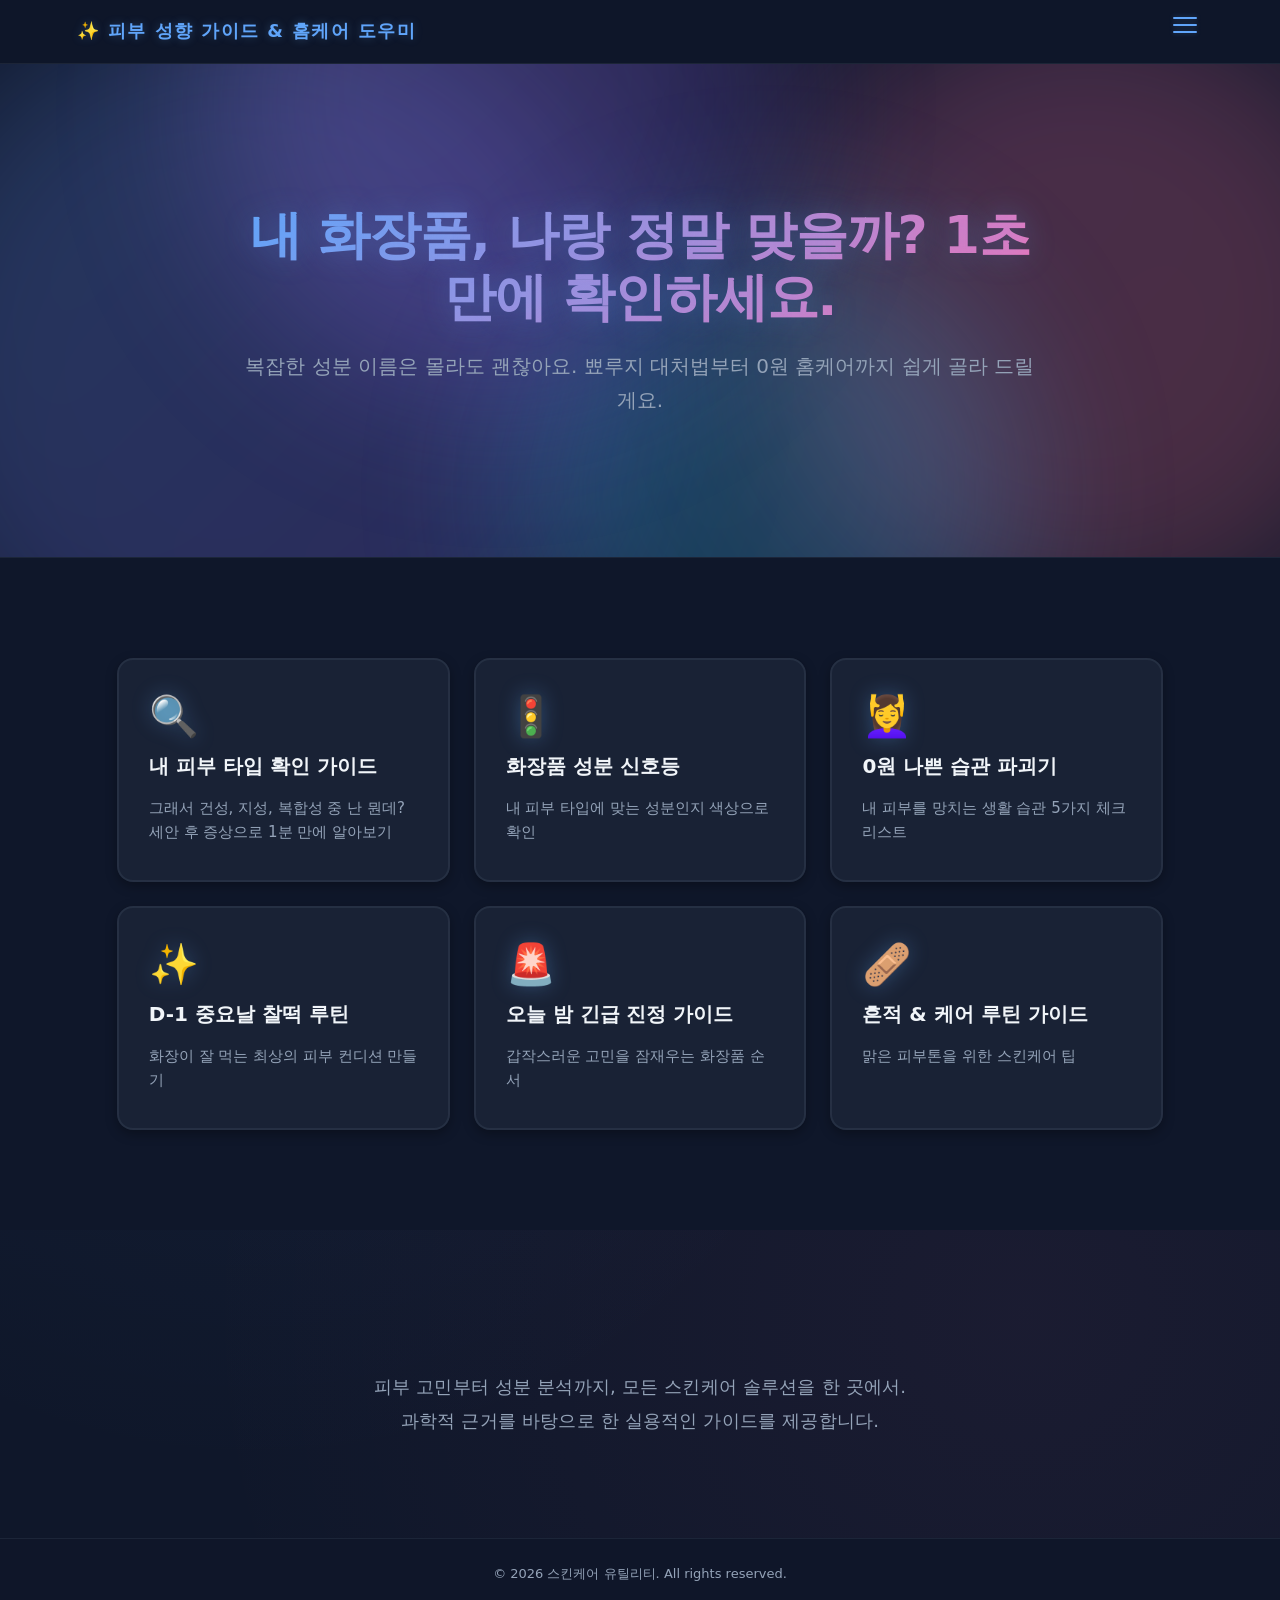
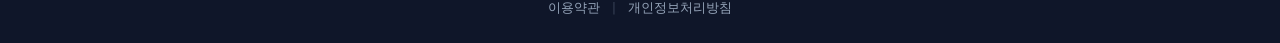
<file: index.html>
<!DOCTYPE html>
<html lang="ko">

<head>
  <meta charset="UTF-8" />
  <meta name="viewport" content="width=device-width, initial-scale=1.0" />
  <title>스킨케어 유틸리티 - 내 피부를 위한 스마트 가이드</title>
  <meta name="description" content="피부 타입 확인부터 화장품 성분 분석, 홈케어 루틴까지 - 전문가 수준의 스킨케어 가이드를 무료로 제공합니다." />
  <link rel="stylesheet" href="assets/css/style.css" />
</head>

<body>
  <header class="site-header">
    <div class="site-header__inner">
      <h1 class="site-header__logo"><a href="index.html">✨ 피부 성향 가이드 & 홈케어 도우미</a></h1>
      <button class="hamburger-menu" id="hamburger-btn" aria-label="메뉴 열기">
        <span class="hamburger-line"></span>
        <span class="hamburger-line"></span>
        <span class="hamburger-line"></span>
      </button>
    </div>
  </header>

  <!-- Navigation Menu Overlay -->
  <div class="menu-overlay" id="menu-overlay">
    <nav class="menu-nav">
      <div class="menu-header">
        <h2 class="menu-title">모든 기능</h2>
        <button class="menu-close" id="menu-close-btn" aria-label="메뉴 닫기">✕</button>
      </div>

      <ul class="menu-list">
        <li class="menu-item">
          <a href="index.html" class="menu-link current">🏠 홈</a>
        </li>
        <li class="menu-item">
          <a href="skintype.html" class="menu-link">🔍 내 피부 타입 확인 가이드</a>
        </li>
        <li class="menu-item">
          <a href="ingredient.html" class="menu-link">🚦 화장품 성분 신호등</a>
        </li>ㄴ
        <li class="menu-item">
          <a href="homecare.html" class="menu-link">💆‍♀️ 0원 나쁜 습관 파괴기</a>
        </li>
        <li class="menu-item">
          <a href="d-1.html" class="menu-link">✨ D-1 중요날 찰떡 루틴</a>
        </li>
        <li class="menu-item">
          <a href="soothing.html" class="menu-link">🚨 오늘 밤 긴급 진정 가이드</a>
        </li>
        <li class="menu-item">
          <a href="trace.html" class="menu-link">🩹 흔적 & 케어 루틴 가이드</a>
        </li>
      </ul>
    </nav>
  </div>

  <main>
    <!-- Hero Section -->
    <section class="hero-section">
      <div class="hero-container">
        <h2 class="hero-title">내 화장품, 나랑 정말 맞을까? 1초 만에 확인하세요.</h2>
        <p class="hero-subtitle">복잡한 성분 이름은 몰라도 괜찮아요. 뾰루지 대처법부터 0원 홈케어까지 쉽게 골라 드릴게요.</p>
      </div>
    </section>

    <!-- Main Feature Cards -->
    <section class="feature-cards" aria-labelledby="features-heading">
      <div class="feature-cards__container">
        <div class="feature-grid">

          <a href="skintype.html" class="feature-card" id="skin-type-guide">
            <div class="feature-card__icon">🔍</div>
            <h3 class="feature-card__title">내 피부 타입 확인 가이드</h3>
            <p class="feature-card__desc">그래서 건성, 지성, 복합성 중 난 뭔데? 세안 후 증상으로 1분 만에 알아보기</p>
          </a>

          <a href="ingredient.html" class="feature-card">
            <div class="feature-card__icon">🚦</div>
            <h3 class="feature-card__title">화장품 성분 신호등</h3>
            <p class="feature-card__desc">내 피부 타입에 맞는 성분인지 색상으로 확인</p>
          </a>

          <a href="homecare.html" class="feature-card" id="homecare-guide">
            <div class="feature-card__icon">💆‍♀️</div>
            <h3 class="feature-card__title">0원 나쁜 습관 파괴기</h3>
            <p class="feature-card__desc">내 피부를 망치는 생활 습관 5가지 체크리스트</p>
          </a>

          <a href="d-1.html" class="feature-card" id="dday-routine">
            <div class="feature-card__icon">✨</div>
            <h3 class="feature-card__title">D-1 중요날 찰떡 루틴</h3>
            <p class="feature-card__desc">화장이 잘 먹는 최상의 피부 컨디션 만들기</p>
          </a>

          <a href="soothing.html" class="feature-card" id="emergency-guide">
            <div class="feature-card__icon">🚨</div>
            <h3 class="feature-card__title">오늘 밤 긴급 진정 가이드</h3>
            <p class="feature-card__desc">갑작스러운 고민을 잠재우는 화장품 순서</p>
          </a>

          <a href="trace.html" class="feature-card" id="scar-care">
            <div class="feature-card__icon">🩹</div>
            <h3 class="feature-card__title">흔적 & 케어 루틴 가이드</h3>
            <p class="feature-card__desc">맑은 피부톤을 위한 스킨케어 팁</p>
          </a>

        </div>
      </div>
    </section>

    <!-- About Section -->
    <section class="about-section">
      <p class="about-text">
        피부 고민부터 성분 분석까지, 모든 스킨케어 솔루션을 한 곳에서.<br />
        과학적 근거를 바탕으로 한 실용적인 가이드를 제공합니다.
      </p>
    </section>
  </main>

  <!-- Footer -->
  <footer class="site-footer">
    <div class="footer-container">
      <p class="footer-copyright">
        &copy; 2026 스킨케어 유틸리티. All rights reserved.
      </p>
      <nav class="footer-nav">
        <a href="#" class="footer-link">이용약관</a>
        <span class="footer-divider">|</span>
        <a href="#" class="footer-link">개인정보처리방침</a>
      </nav>
    </div>
  </footer>

  <script src="assets/js/script.js" defer></script>
  <script src="assets/js/menu.js" defer></script>
</body>

</html>
</file>
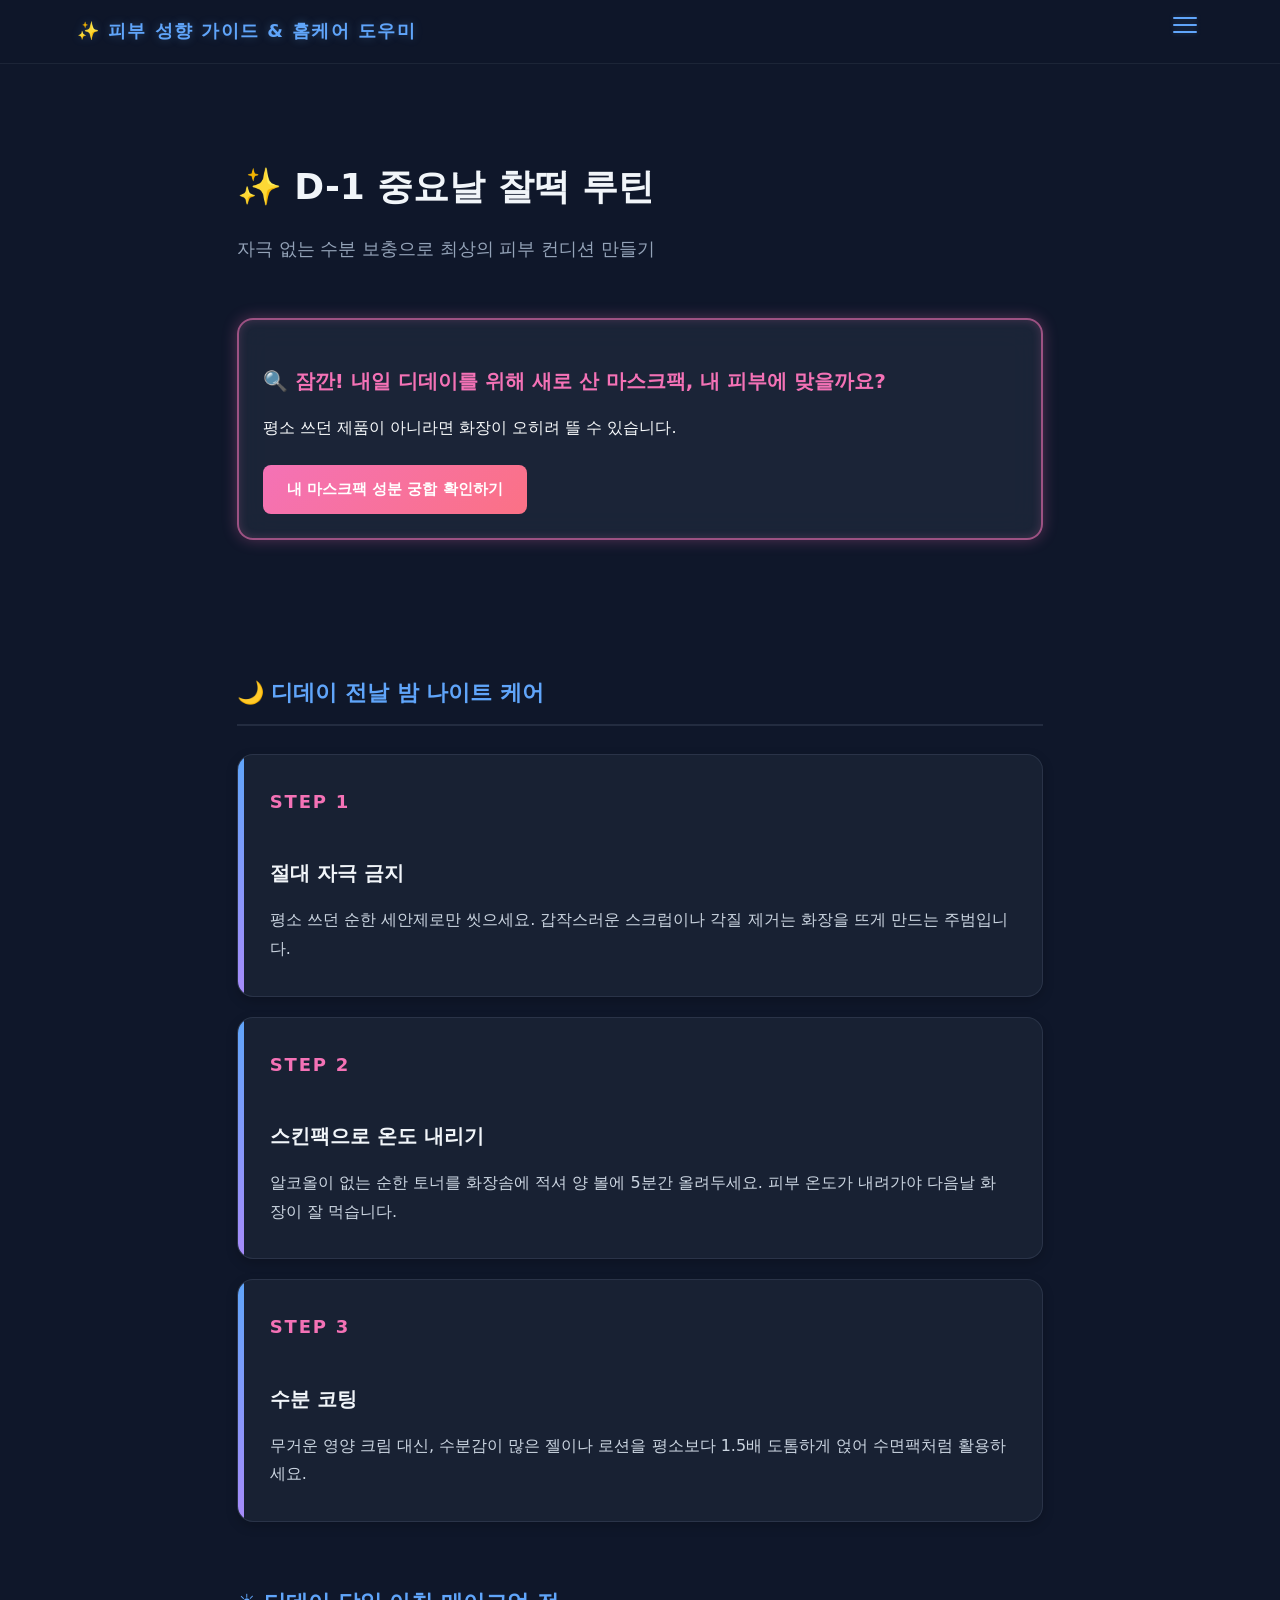
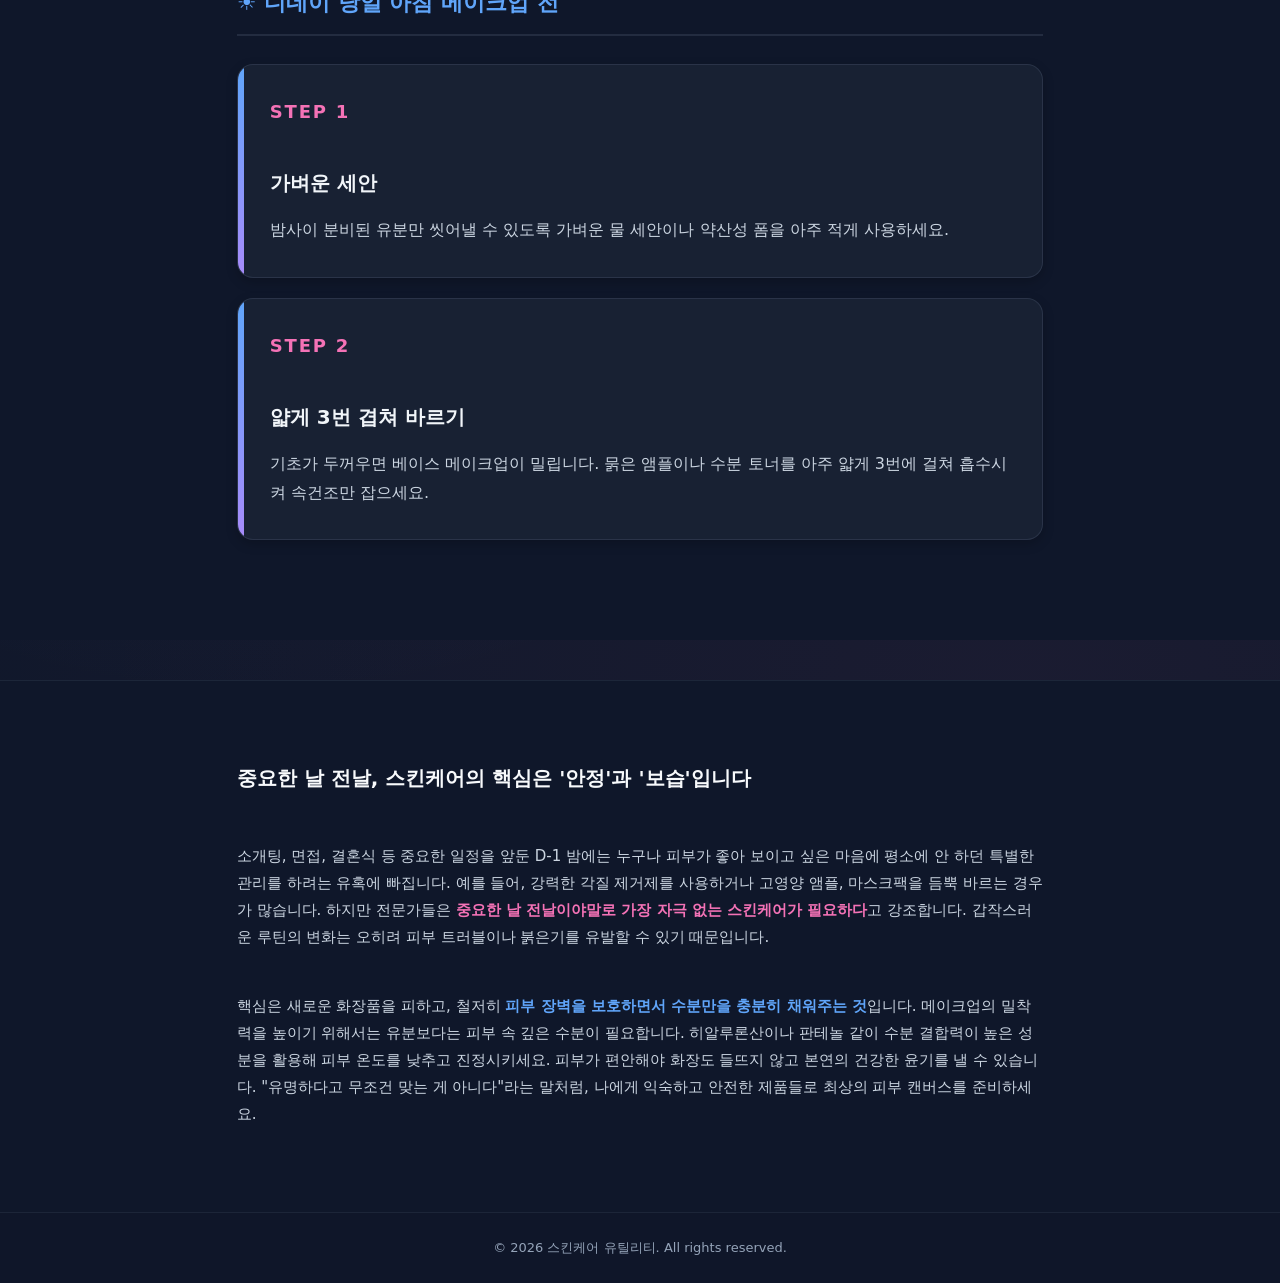
<file: d-1.html>
<!DOCTYPE html>
<html lang="ko">

<head>
  <meta charset="UTF-8" />
  <meta name="viewport" content="width=device-width, initial-scale=1.0" />
  <title>D-1 중요날 찰떡 루틴 — 스킨케어 유틸리티</title>
  <meta name="description" content="중요한 날을 앞두고 자극 없는 수분 보충을 위한 D-1 스킨케어 루틴을 확인하세요." />
  <link rel="stylesheet" href="assets/css/style.css" />
</head>

<body>
  <!-- Header -->
  <header class="site-header">
    <div class="site-header__inner">
      <h1 class="site-header__logo"><a href="index.html">✨ 피부 성향 가이드 & 홈케어 도우미</a></h1>
      <button class="hamburger-menu" id="hamburger-btn" aria-label="메뉴 열기">
        <span class="hamburger-line"></span>
        <span class="hamburger-line"></span>
        <span class="hamburger-line"></span>
      </button>
    </div>
  </header>

  <!-- Navigation Menu Overlay -->
  <div class="menu-overlay" id="menu-overlay">
    <nav class="menu-nav">
      <div class="menu-header">
        <h2 class="menu-title">모든 기능</h2>
        <button class="menu-close" id="menu-close-btn" aria-label="메뉴 닫기">✕</button>
      </div>
      <ul class="menu-list">
        <li class="menu-item"><a href="index.html" class="menu-link">🏠 홈</a></li>
        <li class="menu-item"><a href="skintype.html" class="menu-link">🔍 내 피부 타입 확인 가이드</a></li>
        <li class="menu-item"><a href="ingredient.html" class="menu-link">🚦 화장품 성분 신호등</a></li>
        <li class="menu-item"><a href="homecare.html" class="menu-link">💆‍♀️ 0원 나쁜 습관 파괴기</a></li>
        <li class="menu-item"><a href="d-1.html" class="menu-link current">✨ D-1 중요날 찰떡 루틴</a></li>
        <li class="menu-item"><a href="soothing.html" class="menu-link">🚨 오늘 밤 긴급 진정 가이드</a></li>
        <li class="menu-item"><a href="trace.html" class="menu-link">🩹 흔적 & 케어 루틴 가이드</a></li>
      </ul>
    </nav>
  </div>

  <main>
    <section class="ingredient-tool">
      <div class="ingredient-tool__container">
        <h2 class="ingredient-tool__title">✨ D-1 중요날 찰떡 루틴</h2>
        <p class="ingredient-tool__subtitle">자극 없는 수분 보충으로 최상의 피부 컨디션 만들기</p>

        <!-- 유명템 매칭 체크 영역 -->
        <div class="matching-check-glow" style="margin-top: 3.2rem;">
          <h3 class="matching-check-glow__title">🔍 잠깐! 내일 디데이를 위해 새로 산 마스크팩, 내 피부에 맞을까요?</h3>
          <p class="matching-check-glow__desc">평소 쓰던 제품이 아니라면 화장이 오히려 뜰 수 있습니다.</p>
          <div class="matching-btn-group">
            <a href="ingredient.html" class="matching-btn-primary">내 마스크팩 성분 궁합 확인하기</a>
          </div>
        </div>

        <!-- D-1 Routine Content (Timeline Card UI) -->
        <div class="timeline-section">
          <!-- Night Care -->
          <div class="timeline-group">
            <h3 class="timeline-group__title">🌙 디데이 전날 밤 나이트 케어</h3>
            
            <div class="timeline-card">
              <span class="timeline-card__step">STEP 1</span>
              <h4 class="timeline-card__title">절대 자극 금지</h4>
              <p class="timeline-card__desc">평소 쓰던 순한 세안제로만 씻으세요. 갑작스러운 스크럽이나 각질 제거는 화장을 뜨게 만드는 주범입니다.</p>
            </div>

            <div class="timeline-card">
              <span class="timeline-card__step">STEP 2</span>
              <h4 class="timeline-card__title">스킨팩으로 온도 내리기</h4>
              <p class="timeline-card__desc">알코올이 없는 순한 토너를 화장솜에 적셔 양 볼에 5분간 올려두세요. 피부 온도가 내려가야 다음날 화장이 잘 먹습니다.</p>
            </div>

            <div class="timeline-card">
              <span class="timeline-card__step">STEP 3</span>
              <h4 class="timeline-card__title">수분 코팅</h4>
              <p class="timeline-card__desc">무거운 영양 크림 대신, 수분감이 많은 젤이나 로션을 평소보다 1.5배 도톰하게 얹어 수면팩처럼 활용하세요.</p>
            </div>
          </div>

          <!-- Morning Care -->
          <div class="timeline-group">
            <h3 class="timeline-group__title">☀️ 디데이 당일 아침 메이크업 전</h3>
            
            <div class="timeline-card">
              <span class="timeline-card__step">STEP 1</span>
              <h4 class="timeline-card__title">가벼운 세안</h4>
              <p class="timeline-card__desc">밤사이 분비된 유분만 씻어낼 수 있도록 가벼운 물 세안이나 약산성 폼을 아주 적게 사용하세요.</p>
            </div>

            <div class="timeline-card">
              <span class="timeline-card__step">STEP 2</span>
              <h4 class="timeline-card__title">얇게 3번 겹쳐 바르기</h4>
              <p class="timeline-card__desc">기초가 두꺼우면 베이스 메이크업이 밀립니다. 묽은 앰플이나 수분 토너를 아주 얇게 3번에 걸쳐 흡수시켜 속건조만 잡으세요.</p>
            </div>
          </div>
        </div>
      </div>
    </section>

    <!-- SEO Article -->
    <article class="seo-article" style="margin-top: 4rem; padding-bottom: 6rem;">
      <div class="seo-article__container" style="max-width: 96rem; margin: 0 auto; padding-inline: clamp(2.4rem, 6vw, 10rem);">
        <h2 class="seo-article__title" style="color: #F8FAFC; margin-bottom: 2.4rem;">중요한 날 전날, 스킨케어의 핵심은 '안정'과 '보습'입니다</h2>
        <div class="seo-article__body" style="color: #E2E8F0; line-height: 2; font-size: 1.6rem;">
          <p style="margin-bottom: 2.4rem;">
            소개팅, 면접, 결혼식 등 중요한 일정을 앞둔 D-1 밤에는 누구나 피부가 좋아 보이고 싶은 마음에 평소에 안 하던 특별한 관리를 하려는 유혹에 빠집니다. 예를 들어, 강력한 각질 제거제를 사용하거나 고영양 앰플, 마스크팩을 듬뿍 바르는 경우가 많습니다. 하지만 전문가들은 <strong style="color: #F472B6;">중요한 날 전날이야말로 가장 자극 없는 스킨케어가 필요하다</strong>고 강조합니다. 갑작스러운 루틴의 변화는 오히려 피부 트러블이나 붉은기를 유발할 수 있기 때문입니다.
          </p>
          <p style="margin-bottom: 2.4rem;">
            핵심은 새로운 화장품을 피하고, 철저히 <strong style="color: #60A5FA;">피부 장벽을 보호하면서 수분만을 충분히 채워주는 것</strong>입니다. 메이크업의 밀착력을 높이기 위해서는 유분보다는 피부 속 깊은 수분이 필요합니다. 히알루론산이나 판테놀 같이 수분 결합력이 높은 성분을 활용해 피부 온도를 낮추고 진정시키세요. 피부가 편안해야 화장도 들뜨지 않고 본연의 건강한 윤기를 낼 수 있습니다. "유명하다고 무조건 맞는 게 아니다"라는 말처럼, 나에게 익숙하고 안전한 제품들로 최상의 피부 캔버스를 준비하세요.
          </p>
        </div>
      </div>
    </article>
  </main>

  <!-- Footer -->
  <footer class="site-footer">
    <div class="footer-container">
      <p class="footer-copyright">&copy; 2026 스킨케어 유틸리티. All rights reserved.</p>
    </div>
  </footer>

  <script src="assets/js/menu.js" defer></script>
  <script src="assets/js/matching.js" defer></script>
</body>
</html>
</file>
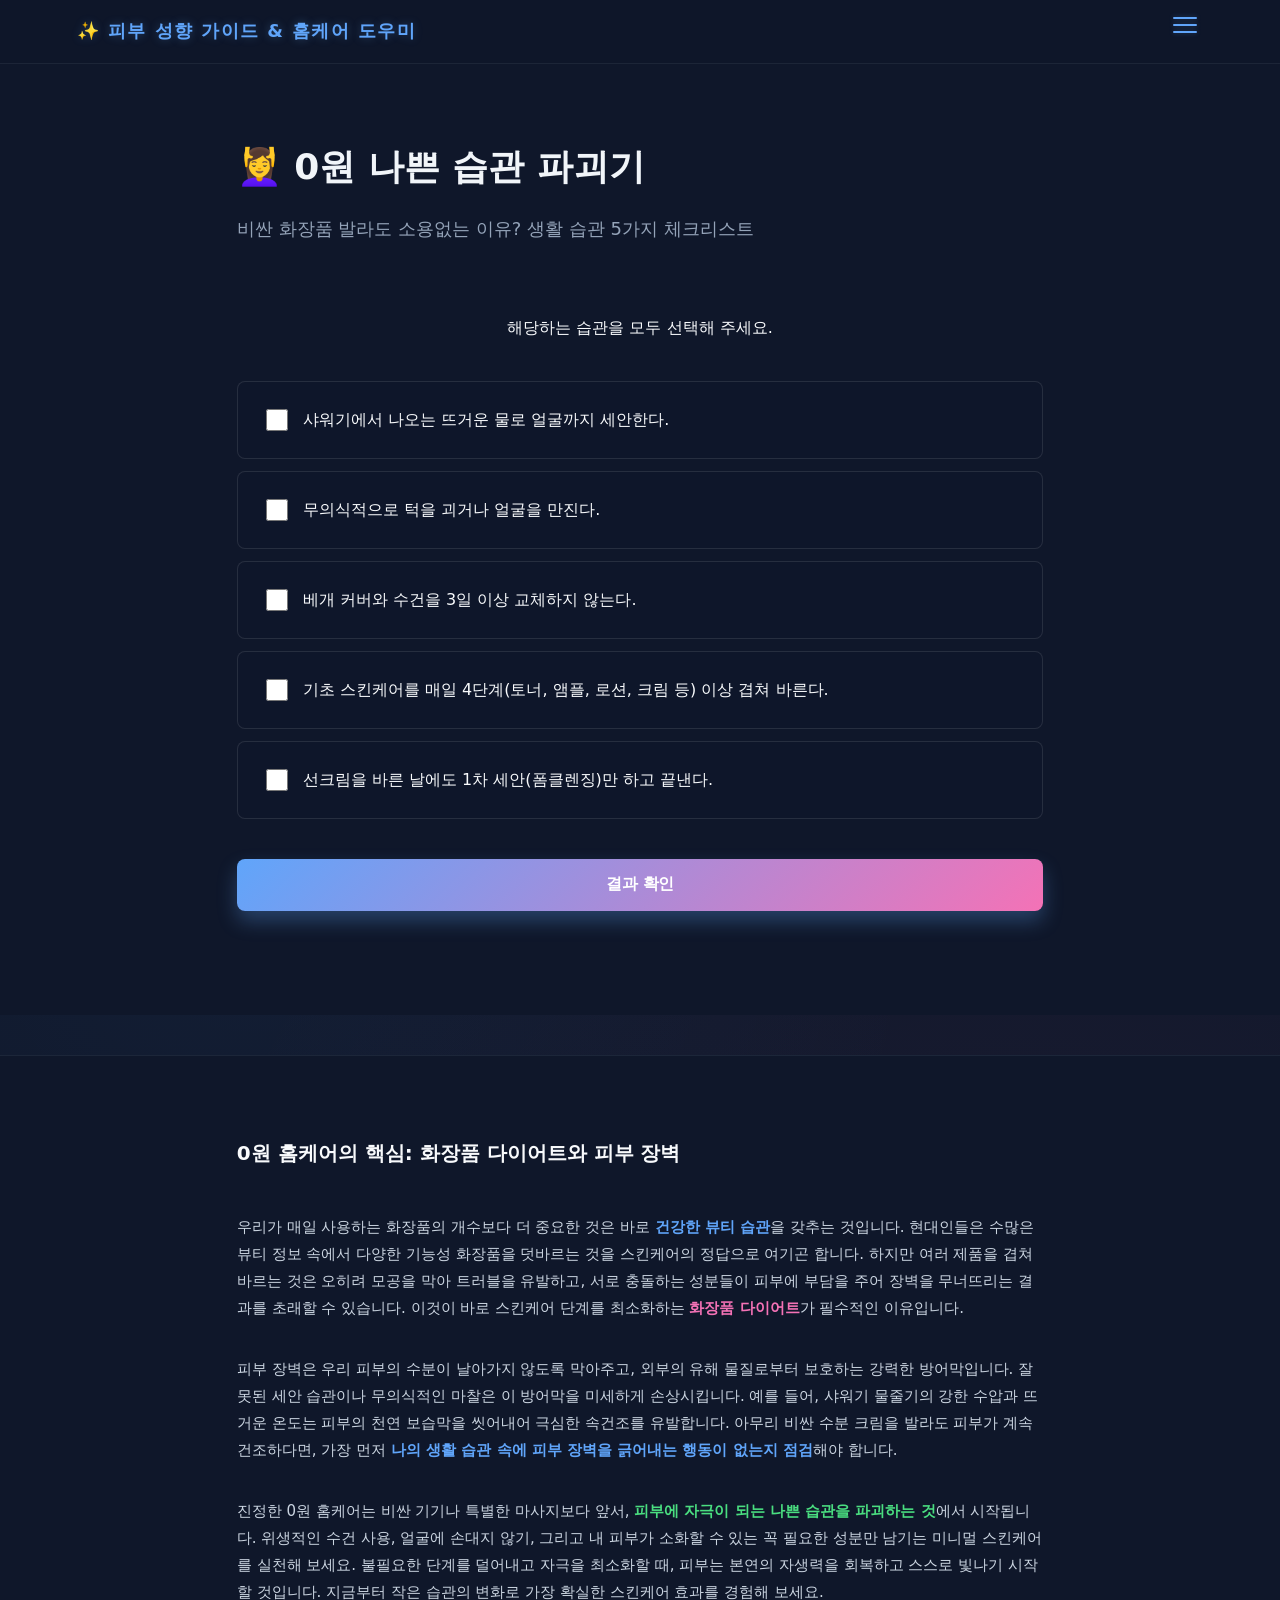
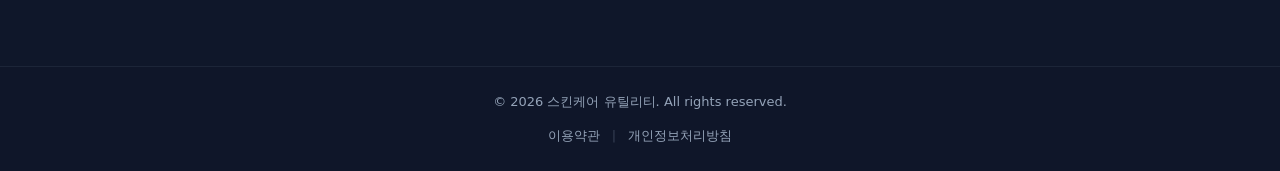
<file: homecare.html>
<!DOCTYPE html>
<html lang="ko">

<head>
  <meta charset="UTF-8" />
  <meta name="viewport" content="width=device-width, initial-scale=1.0" />
  <title>0원 나쁜 습관 파괴기 — 스킨케어 유틸리티</title>
  <meta name="description" content="내 피부를 망치는 생활 습관 5가지 체크리스트. 비싼 화장품 발라도 소용없는 이유를 찾아보세요." />
  <link rel="stylesheet" href="assets/css/style.css" />
</head>

<body>
  <!-- Header -->
  <header class="site-header">
    <div class="site-header__inner">
      <h1 class="site-header__logo"><a href="index.html">✨ 피부 성향 가이드 & 홈케어 도우미</a></h1>
      <button class="hamburger-menu" id="hamburger-btn" aria-label="메뉴 열기">
        <span class="hamburger-line"></span>
        <span class="hamburger-line"></span>
        <span class="hamburger-line"></span>
      </button>
    </div>
  </header>

  <!-- Navigation Menu Overlay -->
  <div class="menu-overlay" id="menu-overlay">
    <nav class="menu-nav">
      <div class="menu-header">
        <h2 class="menu-title">모든 기능</h2>
        <button class="menu-close" id="menu-close-btn" aria-label="메뉴 닫기">✕</button>
      </div>

      <ul class="menu-list">
        <li class="menu-item">
          <a href="index.html" class="menu-link">🏠 홈</a>
        </li>
        <li class="menu-item">
          <a href="skintype.html" class="menu-link">🔍 내 피부 타입 확인 가이드</a>
        </li>
        <li class="menu-item">
          <a href="ingredient.html" class="menu-link">🚦 화장품 성분 신호등</a>
        </li>
        <li class="menu-item">
          <a href="homecare.html" class="menu-link current">💆‍♀️ 0원 나쁜 습관 파괴기</a>
        </li>
        <li class="menu-item">
          <a href="d-1.html" class="menu-link">✨ D-1 중요날 찰떡 루틴</a>
        </li>
        <li class="menu-item">
          <a href="soothing.html" class="menu-link">🚨 오늘 밤 긴급 진정 가이드</a>
        </li>
        <li class="menu-item">
          <a href="trace.html" class="menu-link">🩹 흔적 & 케어 루틴 가이드</a>
        </li>
      </ul>
    </nav>
  </div>

  <main>
    <!-- Tool Area -->
    <section class="ingredient-tool" id="tool-area">
      <div class="ingredient-tool__container">
        <h2 class="ingredient-tool__title">💆‍♀️ 0원 나쁜 습관 파괴기</h2>
        <p class="ingredient-tool__subtitle">비싼 화장품 발라도 소용없는 이유? 생활 습관 5가지 체크리스트</p>

        <div class="skintype-form" style="margin-top: 3.2rem;">
          <p style="color: #F8FAFC; font-size: 1.6rem; font-weight: 500; margin-bottom: 1.6rem; text-align: center;">
            해당하는 습관을 모두 선택해 주세요.
          </p>
          <div class="skintype-options">
            <label class="skintype-option" style="padding: 2.4rem;">
              <input type="checkbox" name="habit" value="shower" />
              <span class="skintype-option__text">샤워기에서 나오는 뜨거운 물로 얼굴까지 세안한다.</span>
            </label>
            <label class="skintype-option" style="padding: 2.4rem;">
              <input type="checkbox" name="habit" value="touch" />
              <span class="skintype-option__text">무의식적으로 턱을 괴거나 얼굴을 만진다.</span>
            </label>
            <label class="skintype-option" style="padding: 2.4rem;">
              <input type="checkbox" name="habit" value="towel" />
              <span class="skintype-option__text">베개 커버와 수건을 3일 이상 교체하지 않는다.</span>
            </label>
            <label class="skintype-option" style="padding: 2.4rem;">
              <input type="checkbox" name="habit" value="overcare" />
              <span class="skintype-option__text">기초 스킨케어를 매일 4단계(토너, 앰플, 로션, 크림 등) 이상 겹쳐 바른다.</span>
            </label>
            <label class="skintype-option" style="padding: 2.4rem;">
              <input type="checkbox" name="habit" value="suncream" />
              <span class="skintype-option__text">선크림을 바른 날에도 1차 세안(폼클렌징)만 하고 끝낸다.</span>
            </label>
          </div>

          <button id="check-homecare-btn" class="ingredient-btn" style="margin-top: 1.6rem; width: 100%;">
            결과 확인
          </button>
        </div>

        <!-- Result Area -->
        <div id="result-area" class="result-area hidden">
          <!-- Content filled by JS -->
        </div>
      </div>
    </section>

    <!-- SEO Article -->
    <article class="seo-article" style="margin-top: 4rem; padding-bottom: 6rem;">
      <div class="seo-article__container"
        style="max-width: 96rem; margin: 0 auto; padding-inline: clamp(2.4rem, 6vw, 10rem);">
        <h2 class="seo-article__title" style="color: #F8FAFC; margin-bottom: 2rem;">
          0원 홈케어의 핵심: 화장품 다이어트와 피부 장벽
        </h2>
        <div class="seo-article__body" style="color: #E2E8F0; line-height: 1.8; font-size: 1.6rem;">
          <p style="margin-bottom: 1.6rem;">
            우리가 매일 사용하는 화장품의 개수보다 더 중요한 것은 바로 <strong style="color: #60A5FA;">건강한 뷰티 습관</strong>을 갖추는 것입니다. 현대인들은 수많은 뷰티
            정보 속에서 다양한 기능성 화장품을 덧바르는 것을 스킨케어의 정답으로 여기곤 합니다. 하지만 여러 제품을 겹쳐 바르는 것은 오히려 모공을 막아 트러블을 유발하고, 서로 충돌하는 성분들이 피부에
            부담을 주어 장벽을 무너뜨리는 결과를 초래할 수 있습니다. 이것이 바로 스킨케어 단계를 최소화하는 <strong style="color: #F472B6;">화장품 다이어트</strong>가
            필수적인 이유입니다.
          </p>
          <p style="margin-bottom: 1.6rem;">
            피부 장벽은 우리 피부의 수분이 날아가지 않도록 막아주고, 외부의 유해 물질로부터 보호하는 강력한 방어막입니다. 잘못된 세안 습관이나 무의식적인 마찰은 이 방어막을 미세하게 손상시킵니다. 예를
            들어, 샤워기 물줄기의 강한 수압과 뜨거운 온도는 피부의 천연 보습막을 씻어내어 극심한 속건조를 유발합니다. 아무리 비싼 수분 크림을 발라도 피부가 계속 건조하다면, 가장 먼저 <strong
              style="color: #60A5FA;">나의 생활 습관 속에 피부 장벽을 긁어내는 행동이 없는지 점검</strong>해야 합니다.
          </p>
          <p>
            진정한 0원 홈케어는 비싼 기기나 특별한 마사지보다 앞서, <strong style="color: #4ADE80;">피부에 자극이 되는 나쁜 습관을 파괴하는 것</strong>에서 시작됩니다.
            위생적인 수건 사용, 얼굴에 손대지 않기, 그리고 내 피부가 소화할 수 있는 꼭 필요한 성분만 남기는 미니멀 스킨케어를 실천해 보세요. 불필요한 단계를 덜어내고 자극을 최소화할 때, 피부는
            본연의 자생력을 회복하고 스스로 빛나기 시작할 것입니다. 지금부터 작은 습관의 변화로 가장 확실한 스킨케어 효과를 경험해 보세요.
          </p>
        </div>
      </div>
    </article>
  </main>

  <!-- Footer -->
  <footer class="site-footer">
    <div class="footer-container">
      <p class="footer-copyright">
        &copy; 2026 스킨케어 유틸리티. All rights reserved.
      </p>
      <nav class="footer-nav">
        <a href="#" class="footer-link">이용약관</a>
        <span class="footer-divider">|</span>
        <a href="#" class="footer-link">개인정보처리방침</a>
      </nav>
    </div>
  </footer>

  <script src="assets/js/menu.js" defer></script>
  <script src="assets/js/homecare.js" defer></script>
</body>

</html>
</file>
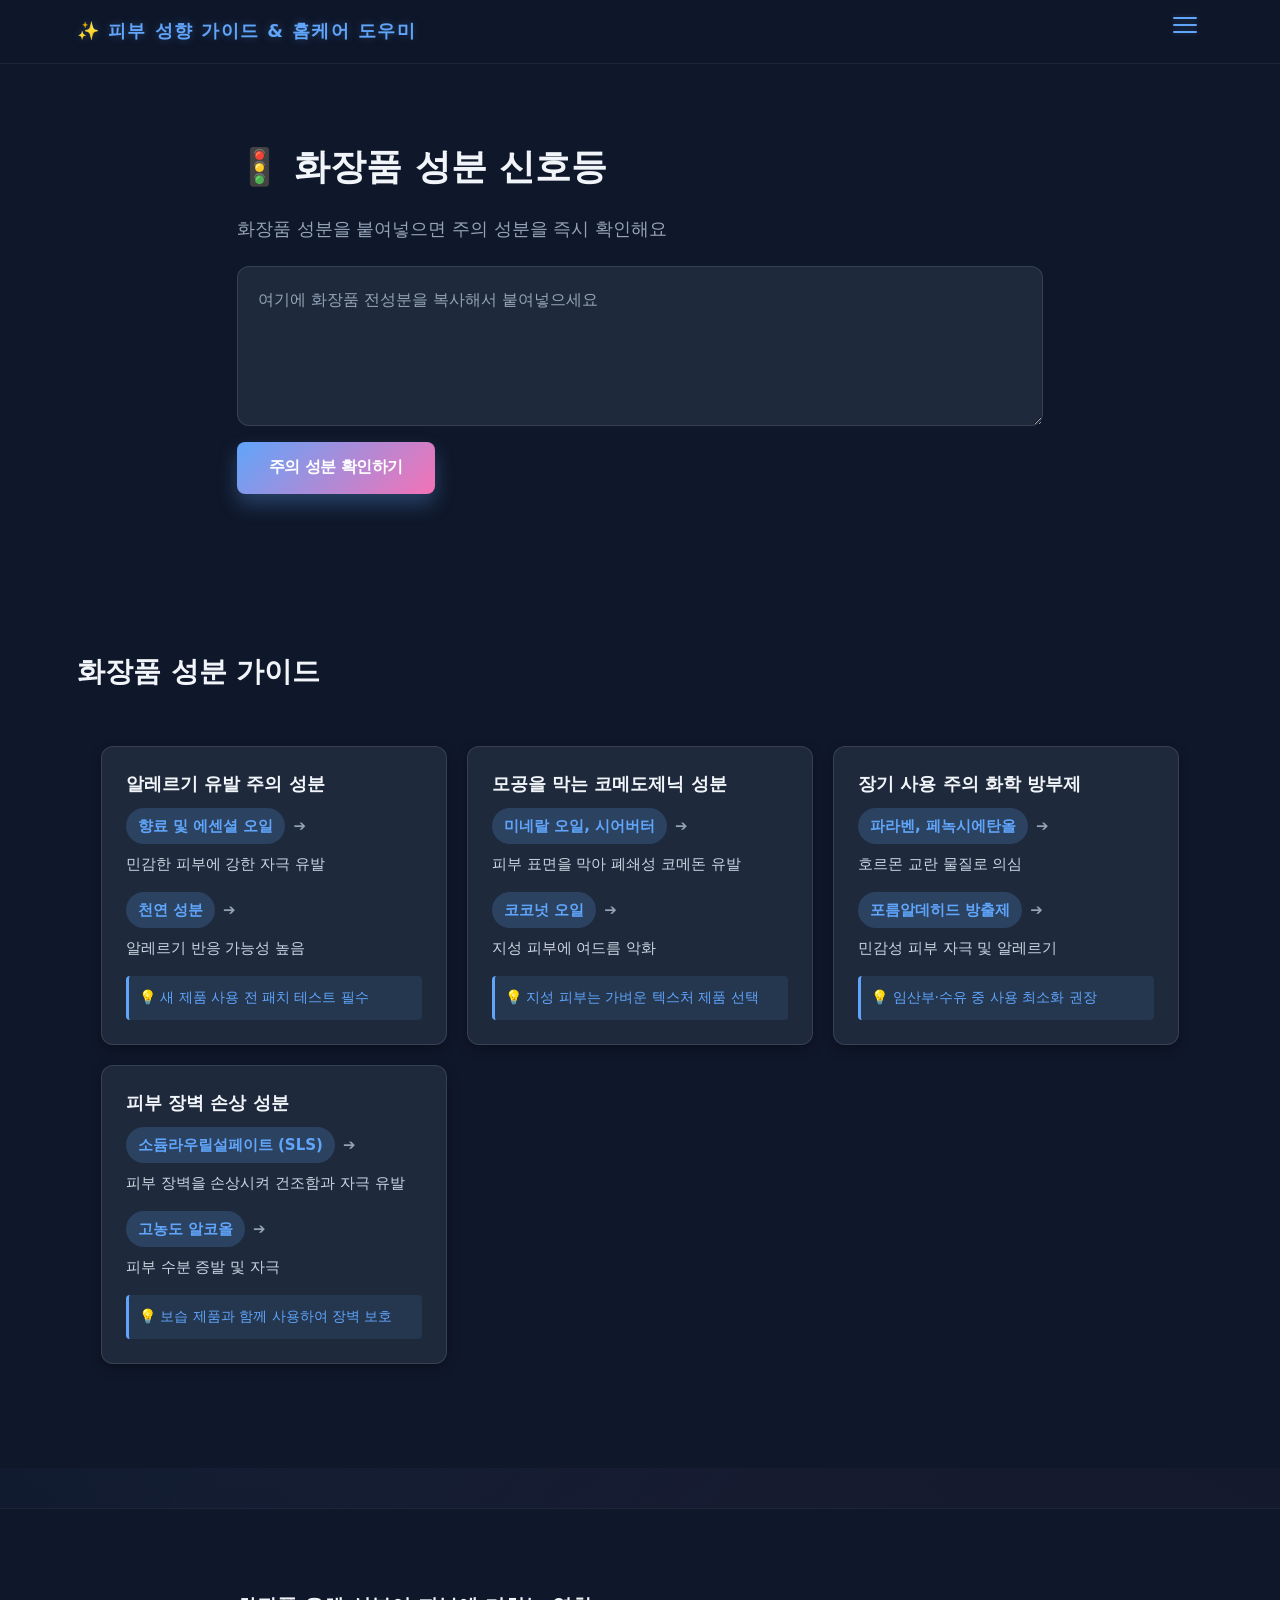
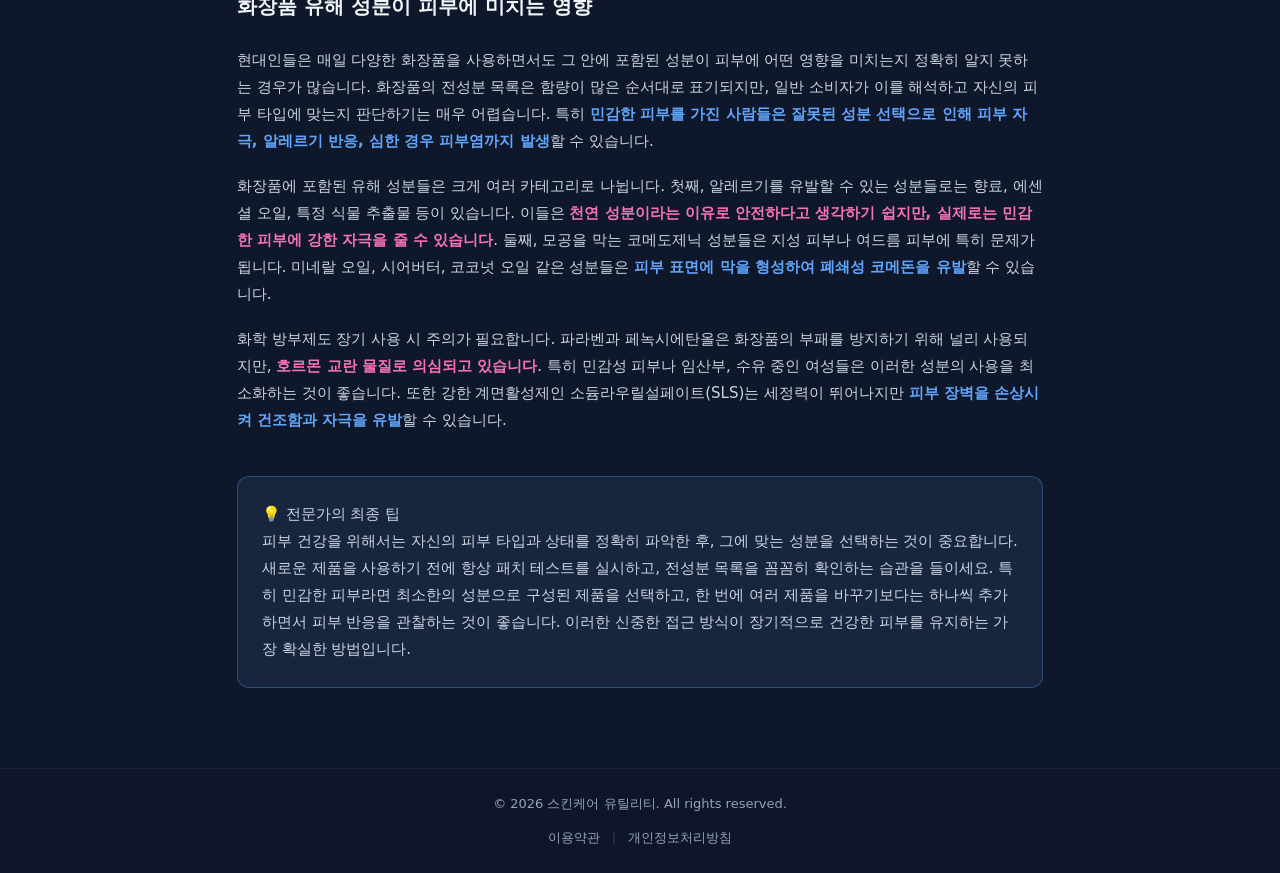
<file: ingredient.html>
<!DOCTYPE html>
<html lang="ko">

<head>
  <meta charset="UTF-8" />
  <meta name="viewport" content="width=device-width, initial-scale=1.0" />
  <title>화장품 성분 신호등 — 스킨케어 유틸리티</title>
  <meta name="description" content="화장품 전성분을 붙여넣으면 주의 성분을 즉시 확인할 수 있습니다. 안전한 스킨케어를 위한 성분 가이드." />
  <link rel="stylesheet" href="assets/css/style.css" />
</head>

<body>
  <!-- Header -->
  <header class="site-header">
    <div class="site-header__inner">
      <h1 class="site-header__logo"><a href="index.html">✨ 피부 성향 가이드 & 홈케어 도우미</a></h1>
      <button class="hamburger-menu" id="hamburger-btn" aria-label="메뉴 열기">
        <span class="hamburger-line"></span>
        <span class="hamburger-line"></span>
        <span class="hamburger-line"></span>
      </button>
    </div>
  </header>

  <!-- Navigation Menu Overlay -->
  <div class="menu-overlay" id="menu-overlay">
    <nav class="menu-nav">
      <div class="menu-header">
        <h2 class="menu-title">모든 기능</h2>
        <button class="menu-close" id="menu-close-btn" aria-label="메뉴 닫기">✕</button>
      </div>

      <ul class="menu-list">
        <li class="menu-item">
          <a href="index.html" class="menu-link">🏠 홈</a>
        </li>
        <li class="menu-item">
          <a href="skintype.html" class="menu-link">🔍 내 피부 타입 확인 가이드</a>
        </li>
        <li class="menu-item">
          <a href="ingredient.html" class="menu-link current">🚦 화장품 성분 신호등</a>
        </li>
        <li class="menu-item">
          <a href="homecare.html" class="menu-link">💆‍♀️ 0원 나쁜 습관 파괴기</a>
        </li>
        <li class="menu-item">
          <a href="d-1.html" class="menu-link">✨ D-1 중요날 찰떡 루틴</a>
        </li>
        <li class="menu-item">
          <a href="soothing.html" class="menu-link">🚨 오늘 밤 긴급 진정 가이드</a>
        </li>
        <li class="menu-item">
          <a href="trace.html" class="menu-link">🩹 흔적 & 케어 루틴 가이드</a>
        </li>
      </ul>
    </nav>
  </div>

  <main>
    <!-- Tool Area: 전성분 분석기 -->
    <section id="tool-area" class="ingredient-tool">
      <div class="ingredient-tool__container">
        <h2 class="ingredient-tool__title">🚦 화장품 성분 신호등</h2>
        <p class="ingredient-tool__subtitle">
          화장품 성분을 붙여넣으면 주의 성분을 즉시 확인해요
        </p>

        <div class="ingredient-form">
          <textarea id="ingredient-input" class="ingredient-textarea" placeholder="여기에 화장품 전성분을 복사해서 붙여넣으세요"></textarea>

          <button id="analyze-btn" class="ingredient-btn">
            주의 성분 확인하기
          </button>
        </div>

        <div id="result-area" class="result-area"></div>
      </div>
    </section>

    <!-- Info Section: 설명 카드 -->
    <section class="ingredient-info">
      <div class="ingredient-info__container">
        <h2 class="ingredient-info__heading">화장품 성분 가이드</h2>

        <div class="info-cards-wrapper">
          <div class="info-cards">
            <article class="info-card">
              <h3 class="info-card__title">알레르기 유발 주의 성분</h3>
              <div class="info-card__content">
                <div class="ingredient-item">
                  <span class="ingredient-badge">향료 및 에센셜 오일</span>
                  <span class="ingredient-arrow">➔</span>
                  <span class="ingredient-desc">민감한 피부에 강한 자극 유발</span>
                </div>
                <div class="ingredient-item">
                  <span class="ingredient-badge">천연 성분</span>
                  <span class="ingredient-arrow">➔</span>
                  <span class="ingredient-desc">알레르기 반응 가능성 높음</span>
                </div>
                <p class="ingredient-tip">💡 새 제품 사용 전 패치 테스트 필수</p>
              </div>
            </article>

            <article class="info-card">
              <h3 class="info-card__title">모공을 막는 코메도제닉 성분</h3>
              <div class="info-card__content">
                <div class="ingredient-item">
                  <span class="ingredient-badge">미네랄 오일, 시어버터</span>
                  <span class="ingredient-arrow">➔</span>
                  <span class="ingredient-desc">피부 표면을 막아 폐쇄성 코메돈 유발</span>
                </div>
                <div class="ingredient-item">
                  <span class="ingredient-badge">코코넛 오일</span>
                  <span class="ingredient-arrow">➔</span>
                  <span class="ingredient-desc">지성 피부에 여드름 악화</span>
                </div>
                <p class="ingredient-tip">💡 지성 피부는 가벼운 텍스처 제품 선택</p>
              </div>
            </article>

            <article class="info-card">
              <h3 class="info-card__title">장기 사용 주의 화학 방부제</h3>
              <div class="info-card__content">
                <div class="ingredient-item">
                  <span class="ingredient-badge">파라벤, 페녹시에탄올</span>
                  <span class="ingredient-arrow">➔</span>
                  <span class="ingredient-desc">호르몬 교란 물질로 의심</span>
                </div>
                <div class="ingredient-item">
                  <span class="ingredient-badge">포름알데히드 방출제</span>
                  <span class="ingredient-arrow">➔</span>
                  <span class="ingredient-desc">민감성 피부 자극 및 알레르기</span>
                </div>
                <p class="ingredient-tip">💡 임산부·수유 중 사용 최소화 권장</p>
              </div>
            </article>

            <article class="info-card">
              <h3 class="info-card__title">피부 장벽 손상 성분</h3>
              <div class="info-card__content">
                <div class="ingredient-item">
                  <span class="ingredient-badge">소듐라우릴설페이트 (SLS)</span>
                  <span class="ingredient-arrow">➔</span>
                  <span class="ingredient-desc">피부 장벽을 손상시켜 건조함과 자극 유발</span>
                </div>
                <div class="ingredient-item">
                  <span class="ingredient-badge">고농도 알코올</span>
                  <span class="ingredient-arrow">➔</span>
                  <span class="ingredient-desc">피부 수분 증발 및 자극</span>
                </div>
                <p class="ingredient-tip">💡 보습 제품과 함께 사용하여 장벽 보호</p>
              </div>
            </article>
          </div>
        </div>
      </div>
    </section>

    <!-- SEO Article -->
    <article class="seo-article">
      <div class="seo-article__container">
        <h2 class="seo-article__title">
          화장품 유해 성분이 피부에 미치는 영향
        </h2>

        <div class="seo-article__body">
          <p>
            현대인들은 매일 다양한 화장품을 사용하면서도 그 안에 포함된 성분이 피부에 어떤 영향을 미치는지 정확히 알지 못하는 경우가 많습니다. 화장품의 전성분 목록은 함량이 많은 순서대로 표기되지만,
            일반 소비자가 이를 해석하고 자신의 피부 타입에 맞는지 판단하기는 매우 어렵습니다. 특히 <strong class="highlight-blue">민감한 피부를 가진 사람들은 잘못된 성분 선택으로
              인해 피부 자극, 알레르기 반응, 심한 경우 피부염까지 발생</strong>할 수 있습니다.
          </p>

          <p>
            화장품에 포함된 유해 성분들은 크게 여러 카테고리로 나뉩니다. 첫째, 알레르기를 유발할 수 있는 성분들로는 향료, 에센셜 오일, 특정 식물 추출물 등이 있습니다. 이들은 <strong
              class="highlight-pink">천연 성분이라는 이유로 안전하다고 생각하기 쉽지만, 실제로는 민감한 피부에 강한 자극을 줄 수 있습니다</strong>. 둘째, 모공을 막는
            코메도제닉 성분들은 지성 피부나 여드름 피부에 특히 문제가 됩니다. 미네랄 오일, 시어버터, 코코넛 오일 같은 성분들은 <strong class="highlight-blue">피부 표면에 막을
              형성하여 폐쇄성 코메돈을 유발</strong>할 수 있습니다.
          </p>

          <p>
            화학 방부제도 장기 사용 시 주의가 필요합니다. 파라벤과 페녹시에탄올은 화장품의 부패를 방지하기 위해 널리 사용되지만, <strong class="highlight-pink">호르몬 교란 물질로
              의심되고 있습니다</strong>. 특히 민감성 피부나 임산부, 수유 중인 여성들은 이러한 성분의 사용을 최소화하는 것이 좋습니다. 또한 강한 계면활성제인 소듐라우릴설페이트(SLS)는
            세정력이 뛰어나지만 <strong class="highlight-blue">피부 장벽을 손상시켜 건조함과 자극을 유발</strong>할 수 있습니다.
          </p>

          <div class="tip-box">
            <p class="tip-box__title">💡 전문가의 최종 팁</p>
            <p class="tip-box__content">
              피부 건강을 위해서는 자신의 피부 타입과 상태를 정확히 파악한 후, 그에 맞는 성분을 선택하는 것이 중요합니다. 새로운 제품을 사용하기 전에 항상 패치 테스트를 실시하고, 전성분 목록을
              꼼꼼히 확인하는 습관을 들이세요. 특히 민감한 피부라면 최소한의 성분으로 구성된 제품을 선택하고, 한 번에 여러 제품을 바꾸기보다는 하나씩 추가하면서 피부 반응을 관찰하는 것이 좋습니다.
              이러한 신중한 접근 방식이 장기적으로 건강한 피부를 유지하는 가장 확실한 방법입니다.
            </p>
          </div>
        </div>
      </div>
    </article>
  </main>

  <!-- Footer -->
  <footer class="site-footer">
    <div class="footer-container">
      <p class="footer-copyright">
        &copy; 2026 스킨케어 유틸리티. All rights reserved.
      </p>
      <nav class="footer-nav">
        <a href="#" class="footer-link">이용약관</a>
        <span class="footer-divider">|</span>
        <a href="#" class="footer-link">개인정보처리방침</a>
      </nav>
    </div>
  </footer>

  <script src="assets/js/ingredient.js" defer></script>
  <script src="assets/js/menu.js" defer></script>
</body>

</html>
</file>
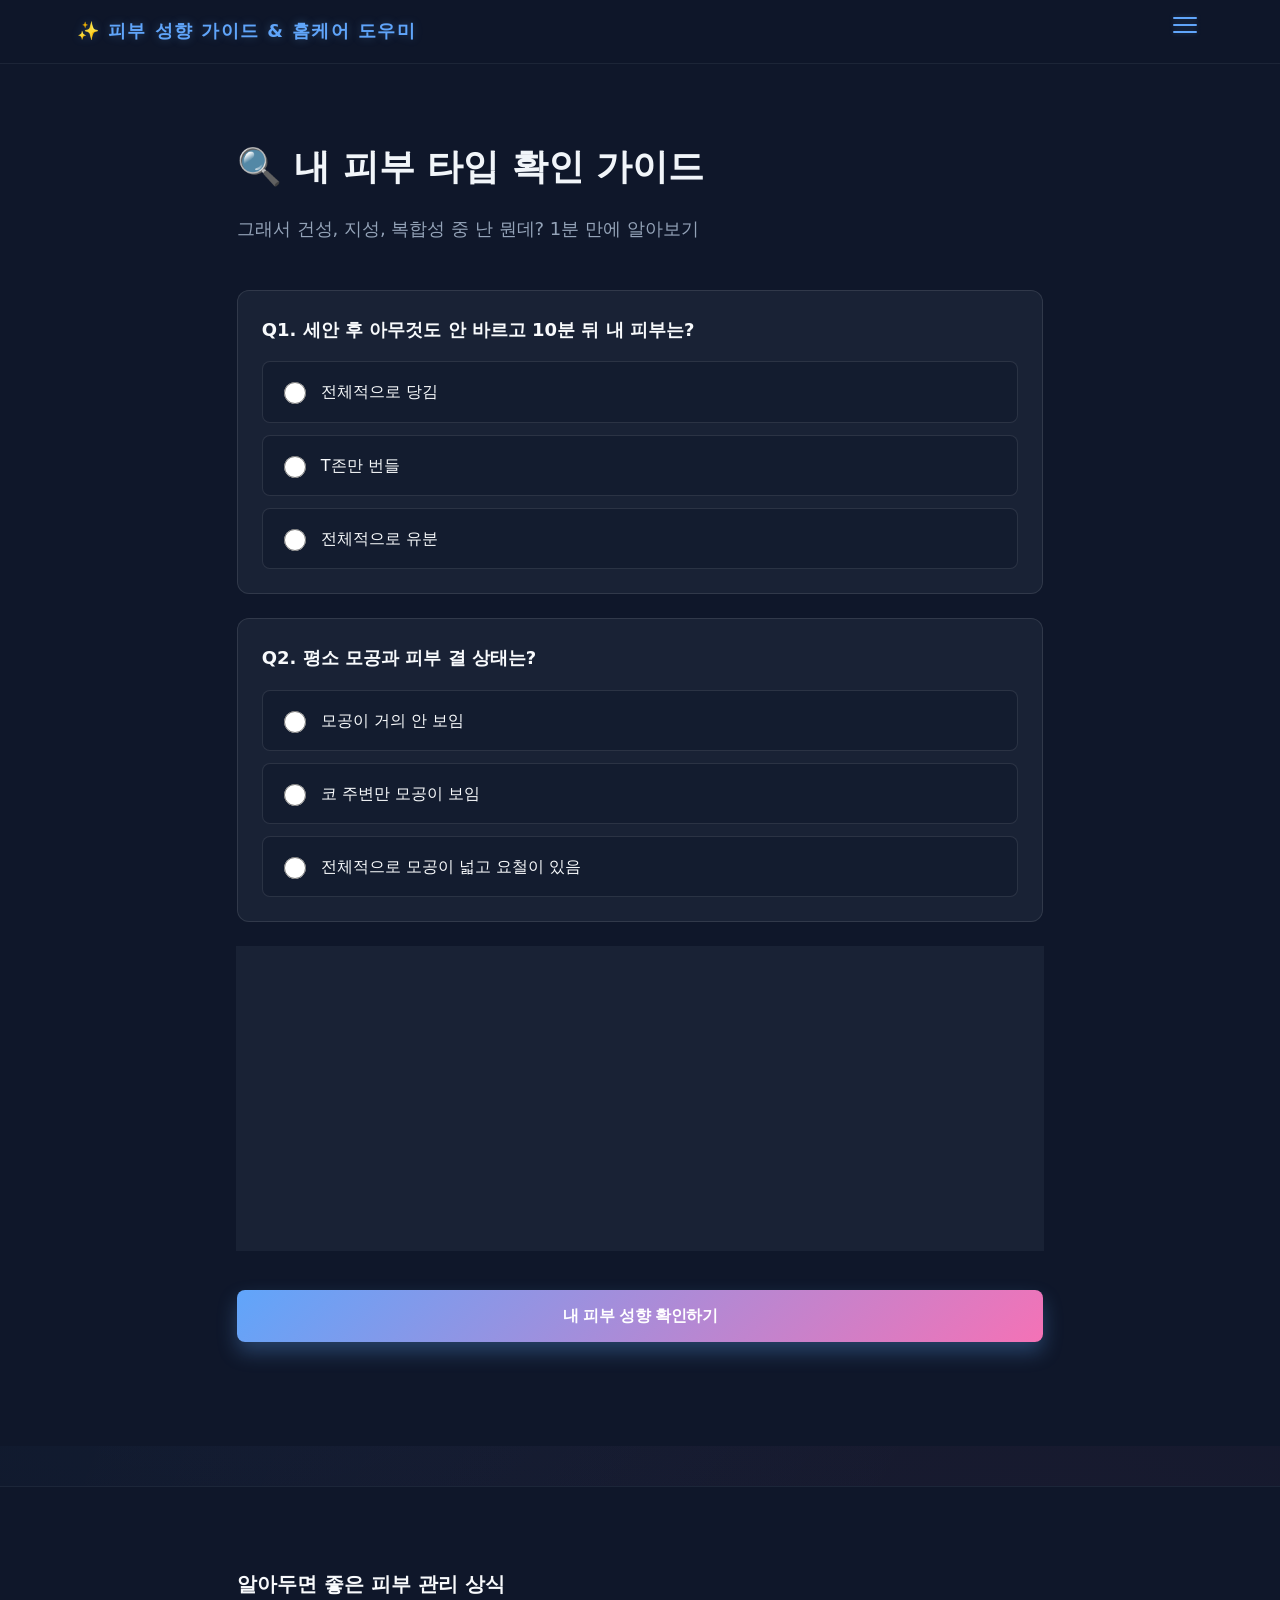
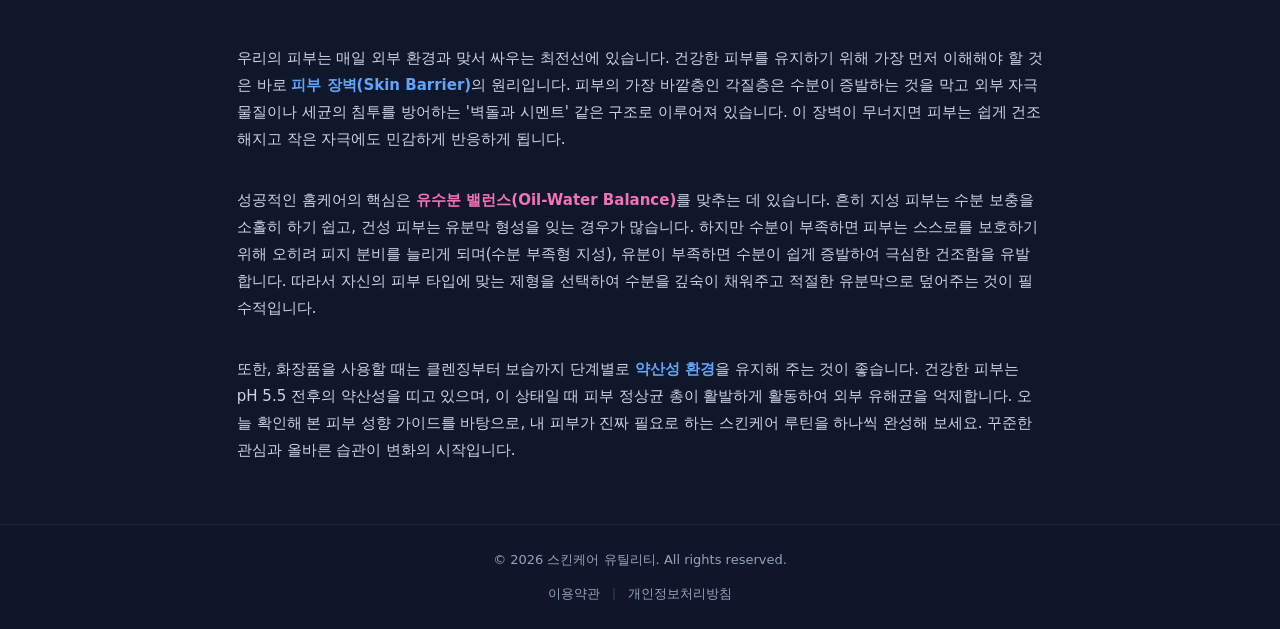
<file: skintype.html>
<!DOCTYPE html>
<html lang="ko">

<head>
  <meta charset="UTF-8" />
  <meta name="viewport" content="width=device-width, initial-scale=1.0" />
  <title>내 피부 타입 확인 가이드 — 스킨케어 유틸리티</title>
  <meta name="description" content="세안 후 증상으로 건성, 지성, 복합성 등 내 피부 타입을 1분 만에 확인하세요." />
  <link rel="stylesheet" href="assets/css/style.css" />
</head>

<body>
  <!-- Header -->
  <header class="site-header">
    <div class="site-header__inner">
      <h1 class="site-header__logo"><a href="index.html">✨ 피부 성향 가이드 & 홈케어 도우미</a></h1>
      <button class="hamburger-menu" id="hamburger-btn" aria-label="메뉴 열기">
        <span class="hamburger-line"></span>
        <span class="hamburger-line"></span>
        <span class="hamburger-line"></span>
      </button>
    </div>
  </header>

  <!-- Navigation Menu Overlay -->
  <div class="menu-overlay" id="menu-overlay">
    <nav class="menu-nav">
      <div class="menu-header">
        <h2 class="menu-title">모든 기능</h2>
        <button class="menu-close" id="menu-close-btn" aria-label="메뉴 닫기">✕</button>
      </div>

      <ul class="menu-list">
        <li class="menu-item">
          <a href="index.html" class="menu-link">🏠 홈</a>
        </li>
        <li class="menu-item">
          <a href="skintype.html" class="menu-link current">🔍 내 피부 타입 확인 가이드</a>
        </li>
        <li class="menu-item">
          <a href="ingredient.html" class="menu-link">🚦 화장품 성분 신호등</a>
        </li>
        <li class="menu-item">
          <a href="homecare.html" class="menu-link">💆‍♀️ 0원 나쁜 습관 파괴기</a>
        </li>
        <li class="menu-item">
          <a href="d-1.html" class="menu-link">✨ D-1 중요날 찰떡 루틴</a>
        </li>
        <li class="menu-item">
          <a href="soothing.html" class="menu-link">🚨 오늘 밤 긴급 진정 가이드</a>
        </li>
        <li class="menu-item">
          <a href="trace.html" class="menu-link">🩹 흔적 & 케어 루틴 가이드</a>
        </li>
      </ul>
    </nav>
  </div>

  <main>
    <!-- Tool Area -->
    <section class="ingredient-tool" id="tool-area">
      <div class="ingredient-tool__container">
        <h2 class="ingredient-tool__title">🔍 내 피부 타입 확인 가이드</h2>
        <p class="ingredient-tool__subtitle">그래서 건성, 지성, 복합성 중 난 뭔데? 1분 만에 알아보기</p>

        <div class="skintype-form">
          <!-- Question 1 -->
          <div class="skintype-question">
            <h3 class="skintype-question__title">Q1. 세안 후 아무것도 안 바르고 10분 뒤 내 피부는?</h3>
            <div class="skintype-options">
              <label class="skintype-option">
                <input type="radio" name="q1" value="dry" />
                <span class="skintype-option__text">전체적으로 당김</span>
              </label>
              <label class="skintype-option">
                <input type="radio" name="q1" value="combo" />
                <span class="skintype-option__text">T존만 번들</span>
              </label>
              <label class="skintype-option">
                <input type="radio" name="q1" value="oily" />
                <span class="skintype-option__text">전체적으로 유분</span>
              </label>
            </div>
          </div>

          <!-- Question 2 -->
          <div class="skintype-question">
            <h3 class="skintype-question__title">Q2. 평소 모공과 피부 결 상태는?</h3>
            <div class="skintype-options">
              <label class="skintype-option">
                <input type="radio" name="q2" value="dry" />
                <span class="skintype-option__text">모공이 거의 안 보임</span>
              </label>
              <label class="skintype-option">
                <input type="radio" name="q2" value="combo" />
                <span class="skintype-option__text">코 주변만 모공이 보임</span>
              </label>
              <label class="skintype-option">
                <input type="radio" name="q2" value="oily" />
                <span class="skintype-option__text">전체적으로 모공이 넓고 요철이 있음</span>
              </label>
            </div>
          </div>

          <!-- Question 3 -->
          <div class="skintype-question">
            <h3 class="skintype-question__title">Q3. 오후 3시, 내 피부의 주된 고민은?</h3>
            <div class="skintype-options">
              <label class="skintype-option">
                <input type="radio" name="q3" value="dry" />
                <span class="skintype-option__text">하얗게 일어나는 각질</span>
              </label>
              <label class="skintype-option">
                <input type="radio" name="q3" value="combo" />
                <span class="skintype-option__text">번들거리는 유분과 속당김</span>
              </label>
              <label class="skintype-option">
                <input type="radio" name="q3" value="oily" />
                <span class="skintype-option__text">얼굴 전체의 과도한 기름기</span>
              </label>
            </div>
          </div>

          <button id="check-skintype-btn" class="ingredient-btn" style="margin-top: 1.6rem; width: 100%;">
            내 피부 성향 확인하기
          </button>
        </div>

        <!-- Result Area -->
        <div id="result-area" class="result-area hidden">
          <!-- Content filled by JS -->
        </div>
      </div>
    </section>

    <!-- SEO Article -->
    <article class="seo-article" style="margin-top: 4rem; padding-bottom: 6rem;">
      <div class="seo-article__container"
        style="max-width: 96rem; margin: 0 auto; padding-inline: clamp(2.4rem, 6vw, 10rem);">
        <h2 class="seo-article__title" style="color: #F8FAFC; margin-bottom: 2rem;">
          알아두면 좋은 피부 관리 상식
        </h2>
        <div class="seo-article__body" style="color: #E2E8F0; line-height: 1.8; font-size: 1.6rem;">
          <p style="margin-bottom: 1.6rem;">
            우리의 피부는 매일 외부 환경과 맞서 싸우는 최전선에 있습니다. 건강한 피부를 유지하기 위해 가장 먼저 이해해야 할 것은 바로 <strong style="color: #60A5FA;">피부
              장벽(Skin Barrier)</strong>의 원리입니다. 피부의 가장 바깥층인 각질층은 수분이 증발하는 것을 막고 외부 자극 물질이나 세균의 침투를 방어하는 '벽돌과 시멘트' 같은 구조로
            이루어져 있습니다. 이 장벽이 무너지면 피부는 쉽게 건조해지고 작은 자극에도 민감하게 반응하게 됩니다.
          </p>
          <p style="margin-bottom: 1.6rem;">
            성공적인 홈케어의 핵심은 <strong style="color: #F472B6;">유수분 밸런스(Oil-Water Balance)</strong>를 맞추는 데 있습니다. 흔히 지성 피부는 수분
            보충을 소홀히 하기 쉽고, 건성 피부는 유분막 형성을 잊는 경우가 많습니다. 하지만 수분이 부족하면 피부는 스스로를 보호하기 위해 오히려 피지 분비를 늘리게 되며(수분 부족형 지성), 유분이
            부족하면 수분이 쉽게 증발하여 극심한 건조함을 유발합니다. 따라서 자신의 피부 타입에 맞는 제형을 선택하여 수분을 깊숙이 채워주고 적절한 유분막으로 덮어주는 것이 필수적입니다.
          </p>
          <p>
            또한, 화장품을 사용할 때는 클렌징부터 보습까지 단계별로 <strong style="color: #60A5FA;">약산성 환경</strong>을 유지해 주는 것이 좋습니다. 건강한 피부는 pH
            5.5 전후의 약산성을 띠고 있으며, 이 상태일 때 피부 정상균 총이 활발하게 활동하여 외부 유해균을 억제합니다. 오늘 확인해 본 피부 성향 가이드를 바탕으로, 내 피부가 진짜 필요로 하는
            스킨케어 루틴을 하나씩 완성해 보세요. 꾸준한 관심과 올바른 습관이 변화의 시작입니다.
          </p>
        </div>
      </div>
    </article>
  </main>

  <!-- Footer -->
  <footer class="site-footer">
    <div class="footer-container">
      <p class="footer-copyright">
        &copy; 2026 스킨케어 유틸리티. All rights reserved.
      </p>
      <nav class="footer-nav">
        <a href="#" class="footer-link">이용약관</a>
        <span class="footer-divider">|</span>
        <a href="#" class="footer-link">개인정보처리방침</a>
      </nav>
    </div>
  </footer>

  <script src="assets/js/menu.js" defer></script>
  <script src="assets/js/skintype.js" defer></script>
</body>

</html>
</file>
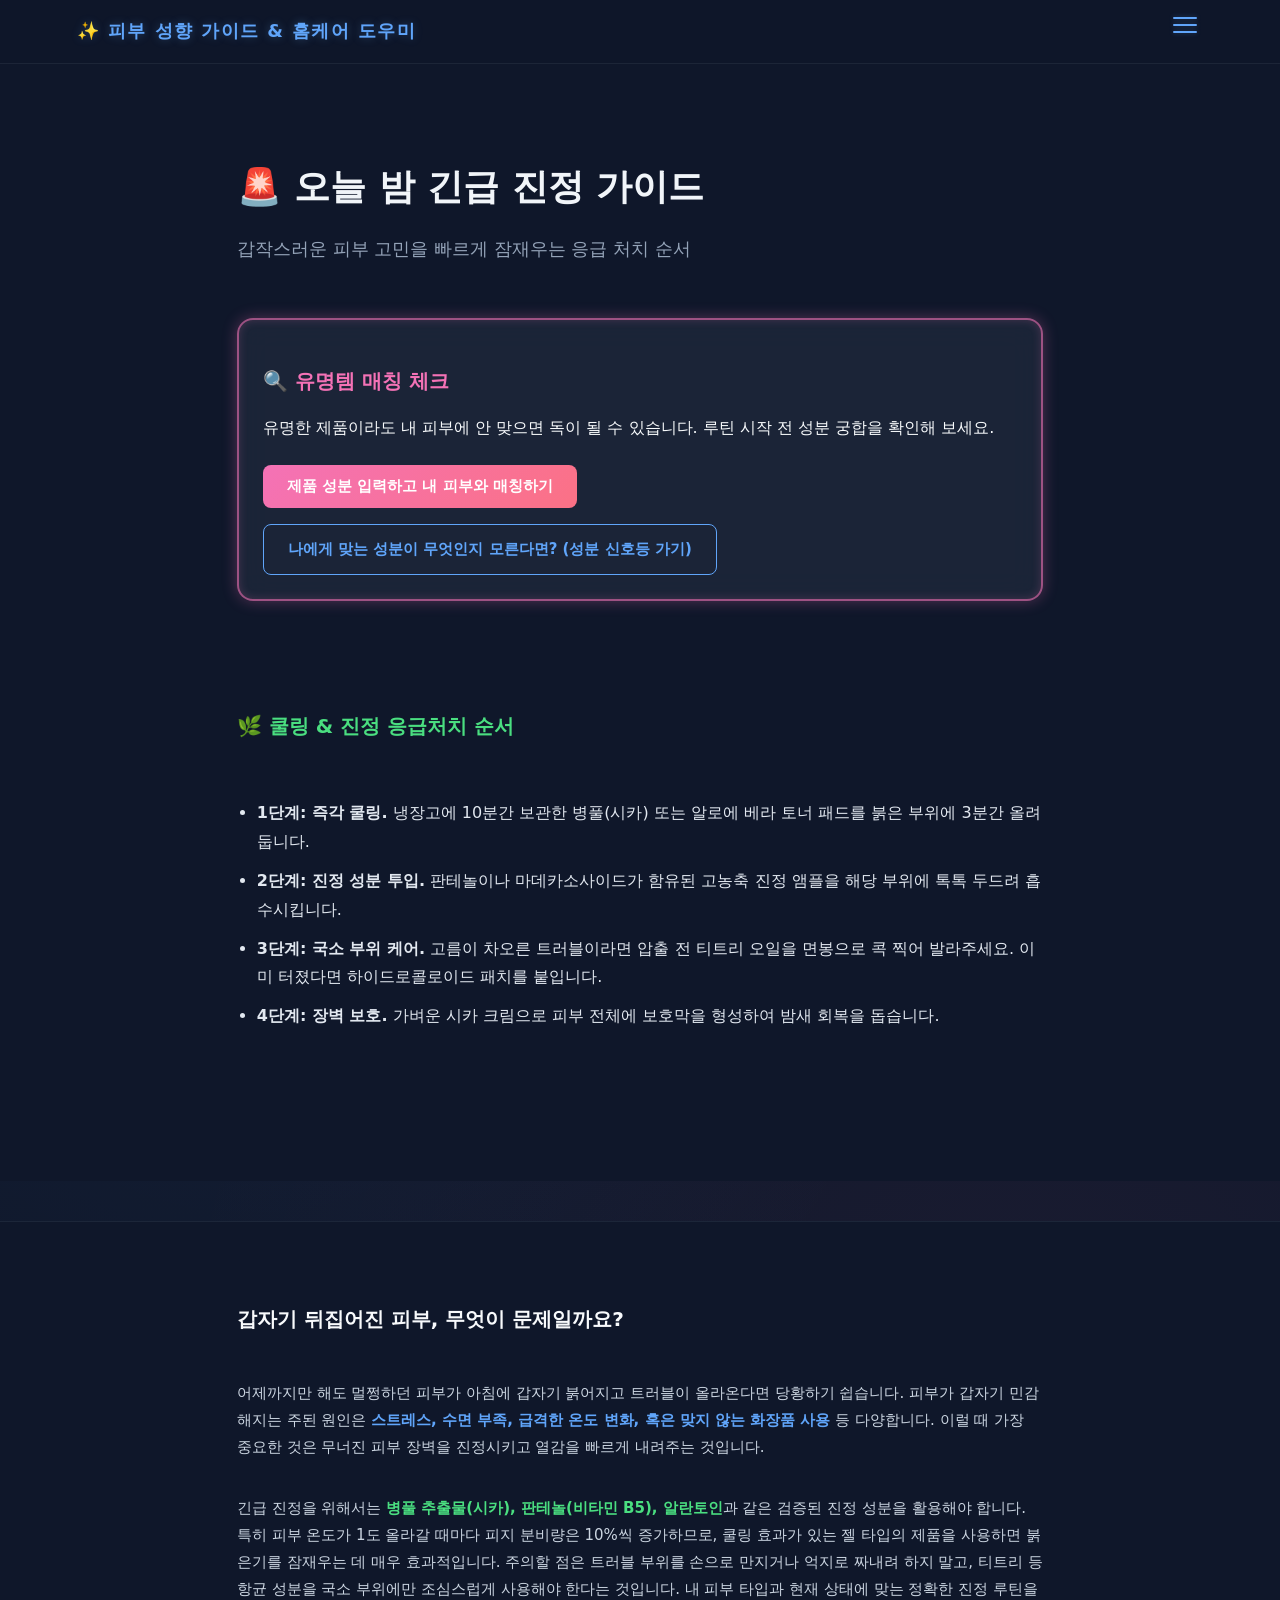
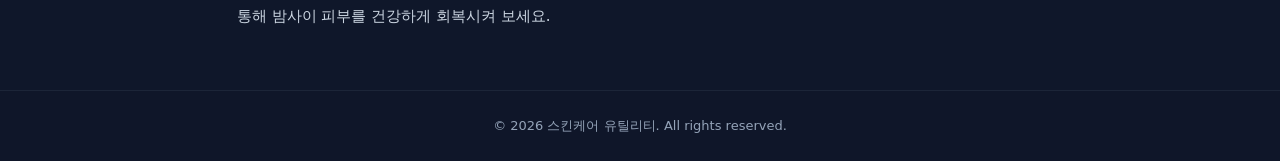
<file: soothing.html>
<!DOCTYPE html>
<html lang="ko">

<head>
  <meta charset="UTF-8" />
  <meta name="viewport" content="width=device-width, initial-scale=1.0" />
  <title>오늘 밤 긴급 진정 가이드 — 스킨케어 유틸리티</title>
  <meta name="description" content="갑작스럽게 올라온 트러블과 붉은기를 잠재우는 쿨링 및 진정 스킨케어 응급처치법." />
  <link rel="stylesheet" href="assets/css/style.css" />
</head>

<body>
  <header class="site-header">
    <div class="site-header__inner">
      <h1 class="site-header__logo"><a href="index.html">✨ 피부 성향 가이드 & 홈케어 도우미</a></h1>
      <button class="hamburger-menu" id="hamburger-btn" aria-label="메뉴 열기">
        <span class="hamburger-line"></span>
        <span class="hamburger-line"></span>
        <span class="hamburger-line"></span>
      </button>
    </div>
  </header>

  <div class="menu-overlay" id="menu-overlay">
    <nav class="menu-nav">
      <div class="menu-header">
        <h2 class="menu-title">모든 기능</h2>
        <button class="menu-close" id="menu-close-btn" aria-label="메뉴 닫기">✕</button>
      </div>
      <ul class="menu-list">
        <li class="menu-item"><a href="index.html" class="menu-link">🏠 홈</a></li>
        <li class="menu-item"><a href="skintype.html" class="menu-link">🔍 내 피부 타입 확인 가이드</a></li>
        <li class="menu-item"><a href="ingredient.html" class="menu-link">🚦 화장품 성분 신호등</a></li>
        <li class="menu-item"><a href="homecare.html" class="menu-link">💆‍♀️ 0원 나쁜 습관 파괴기</a></li>
        <li class="menu-item"><a href="d-1.html" class="menu-link">✨ D-1 중요날 찰떡 루틴</a></li>
        <li class="menu-item"><a href="soothing.html" class="menu-link current">🚨 오늘 밤 긴급 진정 가이드</a></li>
        <li class="menu-item"><a href="trace.html" class="menu-link">🩹 흔적 & 케어 루틴 가이드</a></li>
      </ul>
    </nav>
  </div>

  <main>
    <section class="ingredient-tool">
      <div class="ingredient-tool__container">
        <h2 class="ingredient-tool__title">🚨 오늘 밤 긴급 진정 가이드</h2>
        <p class="ingredient-tool__subtitle">갑작스러운 피부 고민을 빠르게 잠재우는 응급 처치 순서</p>

        <!-- 유명템 매칭 체크 영역 -->
        <div class="matching-check-glow" style="margin-top: 3.2rem;">
          <h3 class="matching-check-glow__title">🔍 유명템 매칭 체크</h3>
          <p class="matching-check-glow__desc">유명한 제품이라도 내 피부에 안 맞으면 독이 될 수 있습니다. 루틴 시작 전 성분 궁합을 확인해 보세요.</p>
          <div class="matching-btn-group">
            <button class="matching-btn-primary" id="matching-toggle-btn">제품 성분 입력하고 내 피부와 매칭하기</button>
            <a href="ingredient.html" class="matching-btn-secondary">나에게 맞는 성분이 무엇인지 모른다면? (성분 신호등 가기)</a>
          </div>

          <div id="matching-form-area" style="margin-top: 2.4rem;">
            <textarea id="matching-ingredient-input" class="ingredient-textarea" placeholder="화해나 올리브영에서 복사한 진정/쿨링 제품의 전성분을 여기에 붙여넣어 주세요."></textarea>
            <button id="matching-submit-btn" class="ingredient-btn" style="margin-top: 1.6rem; width: 100%;">성분 매칭 시작</button>
          </div>

          <div id="matching-result-area" style="display: none;"></div>
        </div>

        <!-- Soothing Content -->
        <div class="skintype-form">
          <h3 style="color: #4ADE80; font-size: 2rem; margin-bottom: 1.6rem;">🌿 쿨링 & 진정 응급처치 순서</h3>
          <ul style="color: #E2E8F0; font-size: 1.6rem; line-height: 1.8; list-style-type: disc; padding-left: 2rem;">
            <li style="margin-bottom: 1rem;"><strong>1단계: 즉각 쿨링.</strong> 냉장고에 10분간 보관한 병풀(시카) 또는 알로에 베라 토너 패드를 붉은 부위에 3분간 올려둡니다.</li>
            <li style="margin-bottom: 1rem;"><strong>2단계: 진정 성분 투입.</strong> 판테놀이나 마데카소사이드가 함유된 고농축 진정 앰플을 해당 부위에 톡톡 두드려 흡수시킵니다.</li>
            <li style="margin-bottom: 1rem;"><strong>3단계: 국소 부위 케어.</strong> 고름이 차오른 트러블이라면 압출 전 티트리 오일을 면봉으로 콕 찍어 발라주세요. 이미 터졌다면 하이드로콜로이드 패치를 붙입니다.</li>
            <li style="margin-bottom: 1rem;"><strong>4단계: 장벽 보호.</strong> 가벼운 시카 크림으로 피부 전체에 보호막을 형성하여 밤새 회복을 돕습니다.</li>
          </ul>
        </div>
      </div>
    </section>

    <article class="seo-article" style="margin-top: 4rem; padding-bottom: 6rem;">
      <div class="seo-article__container" style="max-width: 96rem; margin: 0 auto; padding-inline: clamp(2.4rem, 6vw, 10rem);">
        <h2 class="seo-article__title" style="color: #F8FAFC; margin-bottom: 2rem;">갑자기 뒤집어진 피부, 무엇이 문제일까요?</h2>
        <div class="seo-article__body" style="color: #E2E8F0; line-height: 1.8; font-size: 1.6rem;">
          <p style="margin-bottom: 1.6rem;">
            어제까지만 해도 멀쩡하던 피부가 아침에 갑자기 붉어지고 트러블이 올라온다면 당황하기 쉽습니다. 피부가 갑자기 민감해지는 주된 원인은 <strong style="color: #60A5FA;">스트레스, 수면 부족, 급격한 온도 변화, 혹은 맞지 않는 화장품 사용</strong> 등 다양합니다. 이럴 때 가장 중요한 것은 무너진 피부 장벽을 진정시키고 열감을 빠르게 내려주는 것입니다.
          </p>
          <p>
            긴급 진정을 위해서는 <strong style="color: #4ADE80;">병풀 추출물(시카), 판테놀(비타민 B5), 알란토인</strong>과 같은 검증된 진정 성분을 활용해야 합니다. 특히 피부 온도가 1도 올라갈 때마다 피지 분비량은 10%씩 증가하므로, 쿨링 효과가 있는 젤 타입의 제품을 사용하면 붉은기를 잠재우는 데 매우 효과적입니다. 주의할 점은 트러블 부위를 손으로 만지거나 억지로 짜내려 하지 말고, 티트리 등 항균 성분을 국소 부위에만 조심스럽게 사용해야 한다는 것입니다. 내 피부 타입과 현재 상태에 맞는 정확한 진정 루틴을 통해 밤사이 피부를 건강하게 회복시켜 보세요.
          </p>
        </div>
      </div>
    </article>
  </main>

  <footer class="site-footer">
    <div class="footer-container">
      <p class="footer-copyright">&copy; 2026 스킨케어 유틸리티. All rights reserved.</p>
    </div>
  </footer>

  <script src="assets/js/menu.js" defer></script>
  <script src="assets/js/matching.js" defer></script>
</body>
</html>
</file>
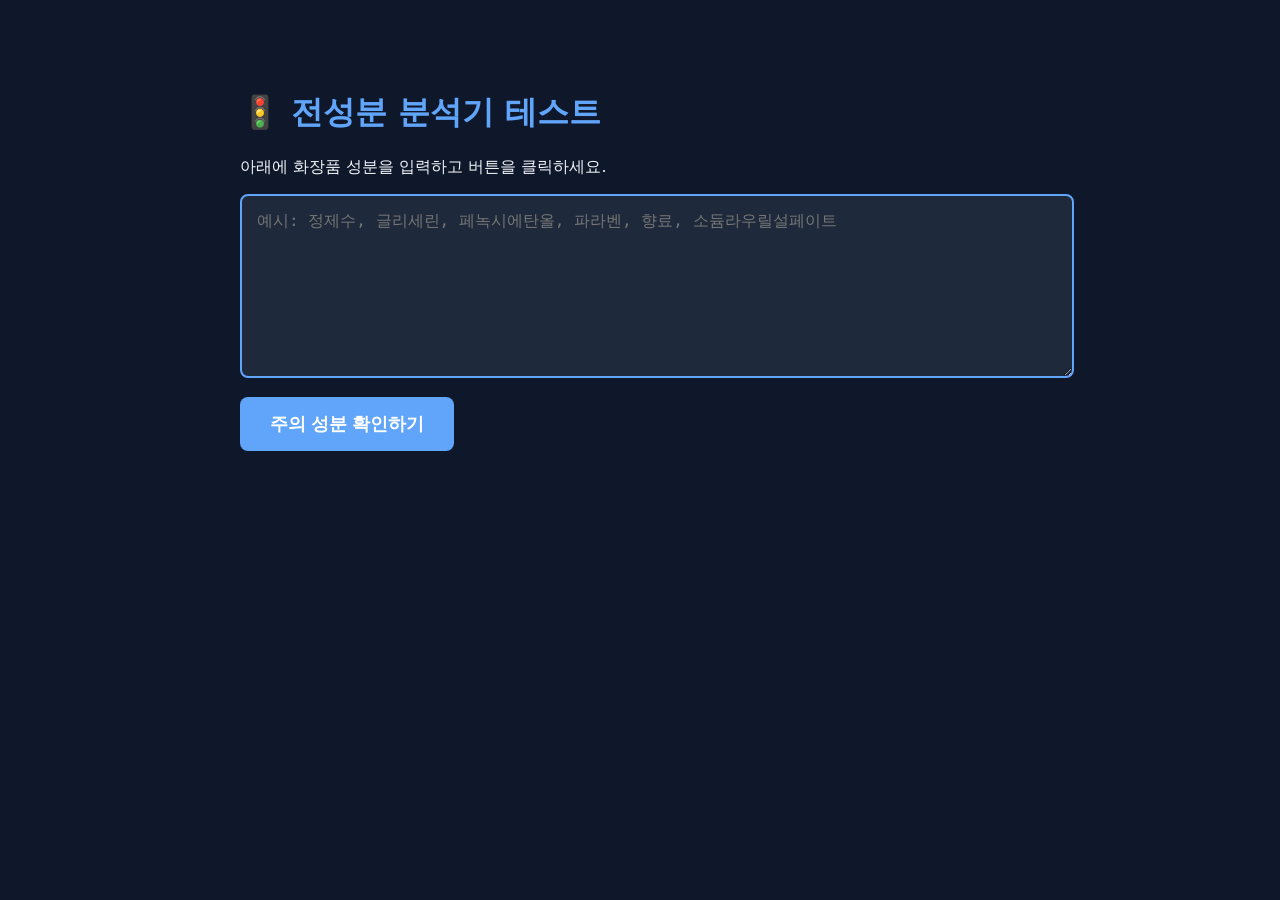
<file: test-ingredient.html>
<!DOCTYPE html>
<html lang="ko">

<head>
  <meta charset="UTF-8">
  <meta name="viewport" content="width=device-width, initial-scale=1.0">
  <title>전성분 분석기 테스트</title>
  <style>
    body {
      font-family: system-ui, sans-serif;
      max-width: 800px;
      margin: 50px auto;
      padding: 20px;
      background: #0F172A;
      color: #F1F5F9;
    }

    h1 {
      color: #60A5FA;
    }

    textarea {
      width: 100%;
      height: 150px;
      padding: 15px;
      font-size: 16px;
      border: 2px solid #60A5FA;
      border-radius: 8px;
      background: #1E293B;
      color: #F1F5F9;
      margin-bottom: 15px;
    }

    button {
      padding: 15px 30px;
      font-size: 18px;
      font-weight: bold;
      background: #60A5FA;
      color: white;
      border: none;
      border-radius: 8px;
      cursor: pointer;
    }

    button:hover {
      background: #3B82F6;
    }

    #result-area {
      margin-top: 30px;
    }

    .result-message {
      padding: 20px;
      border-radius: 8px;
      font-size: 18px;
      font-weight: bold;
    }

    .result-message.safe {
      background: rgba(74, 222, 128, 0.2);
      border: 2px solid #4ade80;
      color: #4ade80;
    }

    .result-message.warning {
      background: rgba(248, 113, 113, 0.2);
      border: 2px solid #f87171;
      color: #f87171;
    }

    .result-box {
      padding: 25px;
      background: rgba(30, 41, 59, 0.8);
      border: 2px solid #60A5FA;
      border-radius: 12px;
    }

    .result-title {
      font-size: 24px;
      margin-bottom: 15px;
    }

    .warning-highlight {
      background: #F472B6;
      color: white;
      padding: 2px 6px;
      border-radius: 4px;
      font-weight: bold;
    }

    .risk-high {
      border-left: 4px solid #f87171;
      padding: 15px;
      margin: 15px 0;
      background: rgba(248, 113, 113, 0.1);
      border-radius: 8px;
    }

    .risk-medium {
      border-left: 4px solid #fbbf24;
      padding: 15px;
      margin: 15px 0;
      background: rgba(251, 191, 36, 0.1);
      border-radius: 8px;
    }

    .risk-low {
      border-left: 4px solid #4ade80;
      padding: 15px;
      margin: 15px 0;
      background: rgba(74, 222, 128, 0.1);
      border-radius: 8px;
    }

    .result-tip {
      margin-top: 20px;
      padding: 15px;
      background: rgba(96, 165, 250, 0.1);
      border-left: 4px solid #60A5FA;
      border-radius: 8px;
    }
  </style>
</head>

<body>
  <h1>🚦 전성분 분석기 테스트</h1>
  <p>아래에 화장품 성분을 입력하고 버튼을 클릭하세요.</p>

  <textarea id="ingredient-input" placeholder="예시: 정제수, 글리세린, 페녹시에탄올, 파라벤, 향료, 소듐라우릴설페이트"></textarea>

  <button id="analyze-btn">주의 성분 확인하기</button>

  <div id="result-area"></div>

  <script src="assets/js/ingredient.js"></script>
</body>

</html>
</file>
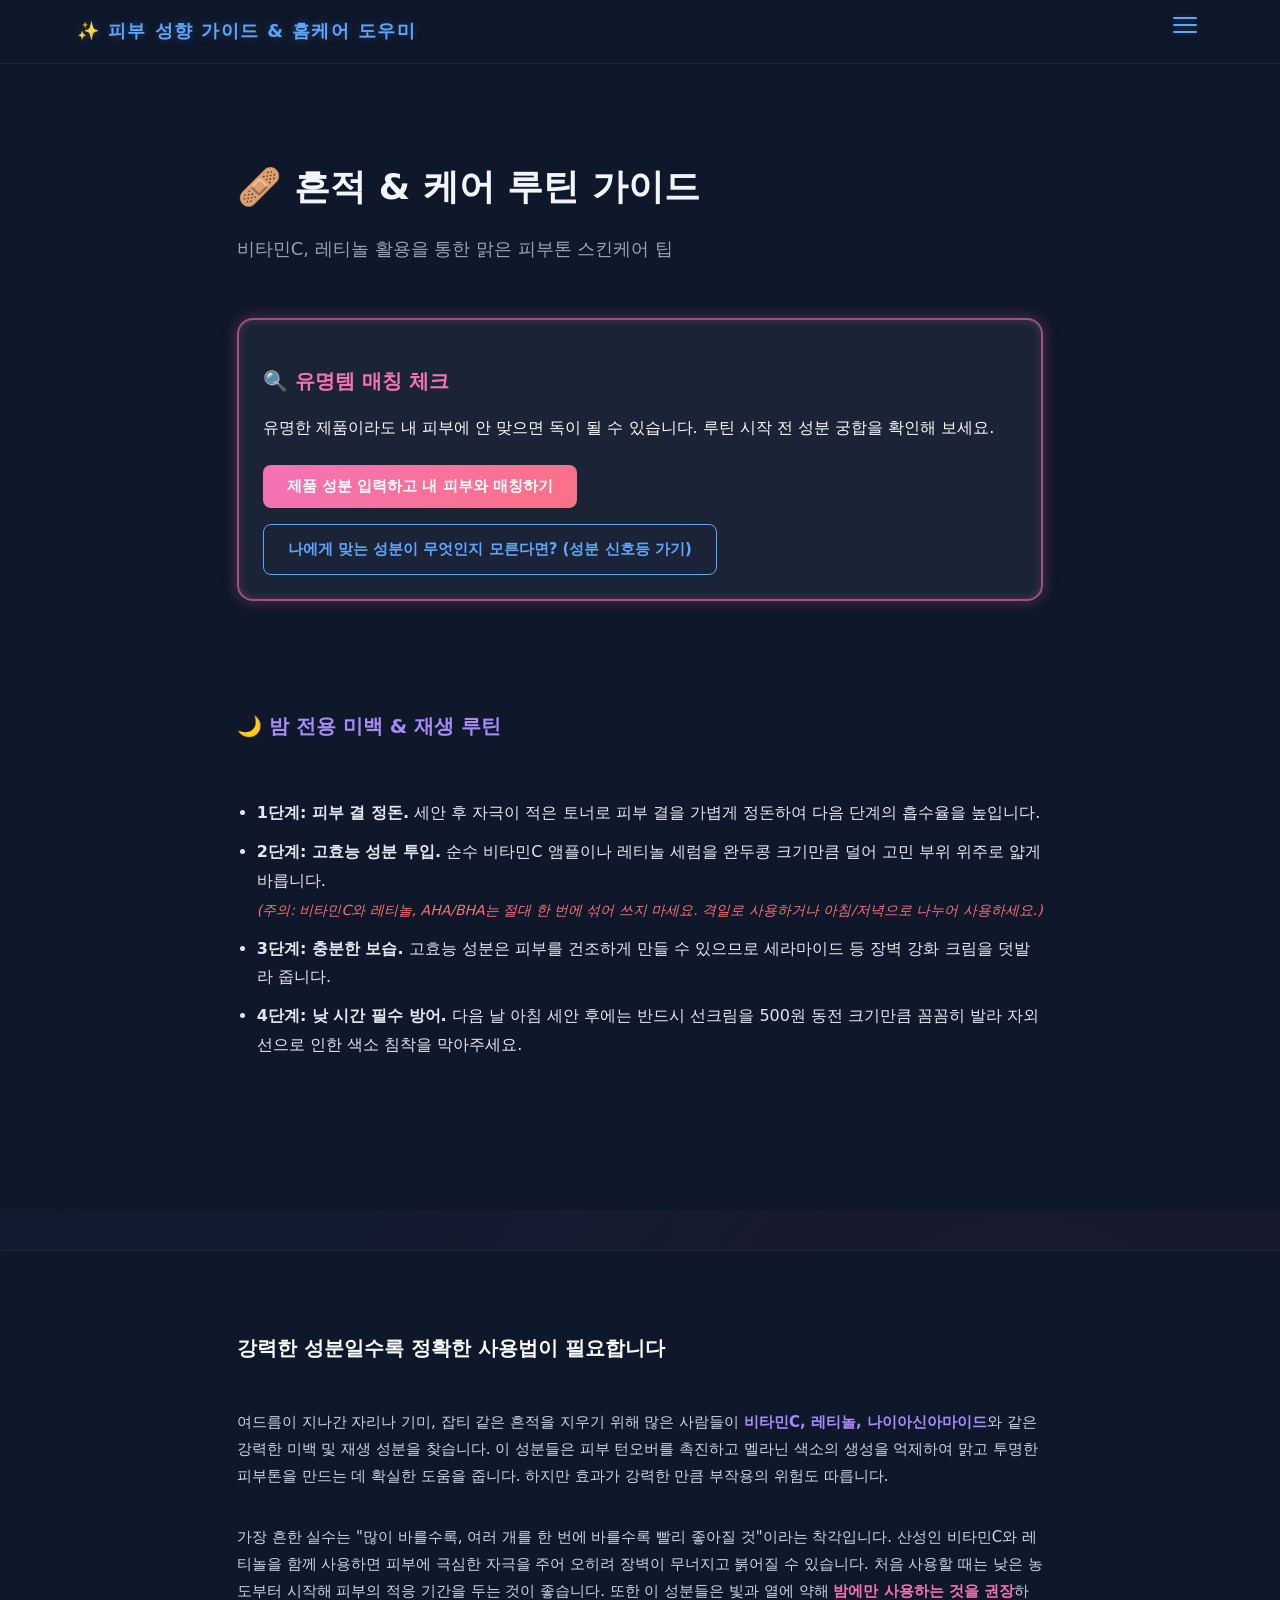
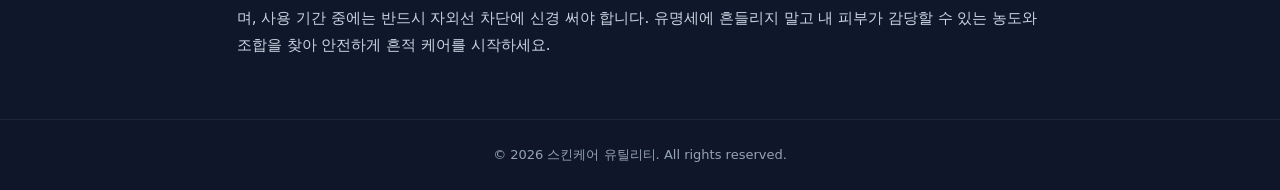
<file: trace.html>
<!DOCTYPE html>
<html lang="ko">

<head>
  <meta charset="UTF-8" />
  <meta name="viewport" content="width=device-width, initial-scale=1.0" />
  <title>흔적 & 케어 루틴 가이드 — 스킨케어 유틸리티</title>
  <meta name="description" content="비타민C, 레티놀 등 고효능 성분을 활용한 흔적 케어 및 맑은 피부톤 스킨케어 팁." />
  <link rel="stylesheet" href="assets/css/style.css" />
</head>

<body>
  <header class="site-header">
    <div class="site-header__inner">
      <h1 class="site-header__logo"><a href="index.html">✨ 피부 성향 가이드 & 홈케어 도우미</a></h1>
      <button class="hamburger-menu" id="hamburger-btn" aria-label="메뉴 열기">
        <span class="hamburger-line"></span>
        <span class="hamburger-line"></span>
        <span class="hamburger-line"></span>
      </button>
    </div>
  </header>

  <div class="menu-overlay" id="menu-overlay">
    <nav class="menu-nav">
      <div class="menu-header">
        <h2 class="menu-title">모든 기능</h2>
        <button class="menu-close" id="menu-close-btn" aria-label="메뉴 닫기">✕</button>
      </div>
      <ul class="menu-list">
        <li class="menu-item"><a href="index.html" class="menu-link">🏠 홈</a></li>
        <li class="menu-item"><a href="skintype.html" class="menu-link">🔍 내 피부 타입 확인 가이드</a></li>
        <li class="menu-item"><a href="ingredient.html" class="menu-link">🚦 화장품 성분 신호등</a></li>
        <li class="menu-item"><a href="homecare.html" class="menu-link">💆‍♀️ 0원 나쁜 습관 파괴기</a></li>
        <li class="menu-item"><a href="d-1.html" class="menu-link">✨ D-1 중요날 찰떡 루틴</a></li>
        <li class="menu-item"><a href="soothing.html" class="menu-link">🚨 오늘 밤 긴급 진정 가이드</a></li>
        <li class="menu-item"><a href="trace.html" class="menu-link current">🩹 흔적 & 케어 루틴 가이드</a></li>
      </ul>
    </nav>
  </div>

  <main>
    <section class="ingredient-tool">
      <div class="ingredient-tool__container">
        <h2 class="ingredient-tool__title">🩹 흔적 & 케어 루틴 가이드</h2>
        <p class="ingredient-tool__subtitle">비타민C, 레티놀 활용을 통한 맑은 피부톤 스킨케어 팁</p>

        <!-- 유명템 매칭 체크 영역 -->
        <div class="matching-check-glow" style="margin-top: 3.2rem;">
          <h3 class="matching-check-glow__title">🔍 유명템 매칭 체크</h3>
          <p class="matching-check-glow__desc">유명한 제품이라도 내 피부에 안 맞으면 독이 될 수 있습니다. 루틴 시작 전 성분 궁합을 확인해 보세요.</p>
          <div class="matching-btn-group">
            <button class="matching-btn-primary" id="matching-toggle-btn">제품 성분 입력하고 내 피부와 매칭하기</button>
            <a href="ingredient.html" class="matching-btn-secondary">나에게 맞는 성분이 무엇인지 모른다면? (성분 신호등 가기)</a>
          </div>

          <div id="matching-form-area" style="margin-top: 2.4rem;">
            <textarea id="matching-ingredient-input" class="ingredient-textarea" placeholder="화해나 올리브영에서 복사한 미백/재생 제품의 전성분을 여기에 붙여넣어 주세요."></textarea>
            <button id="matching-submit-btn" class="ingredient-btn" style="margin-top: 1.6rem; width: 100%;">성분 매칭 시작</button>
          </div>

          <div id="matching-result-area" style="display: none;"></div>
        </div>

        <!-- Trace Care Content -->
        <div class="skintype-form">
          <h3 style="color: #A78BFA; font-size: 2rem; margin-bottom: 1.6rem;">🌙 밤 전용 미백 & 재생 루틴</h3>
          <ul style="color: #E2E8F0; font-size: 1.6rem; line-height: 1.8; list-style-type: disc; padding-left: 2rem;">
            <li style="margin-bottom: 1rem;"><strong>1단계: 피부 결 정돈.</strong> 세안 후 자극이 적은 토너로 피부 결을 가볍게 정돈하여 다음 단계의 흡수율을 높입니다.</li>
            <li style="margin-bottom: 1rem;"><strong>2단계: 고효능 성분 투입.</strong> 순수 비타민C 앰플이나 레티놀 세럼을 완두콩 크기만큼 덜어 고민 부위 위주로 얇게 바릅니다. <br><em style="color:#F87171; font-size:1.4rem;">(주의: 비타민C와 레티놀, AHA/BHA는 절대 한 번에 섞어 쓰지 마세요. 격일로 사용하거나 아침/저녁으로 나누어 사용하세요.)</em></li>
            <li style="margin-bottom: 1rem;"><strong>3단계: 충분한 보습.</strong> 고효능 성분은 피부를 건조하게 만들 수 있으므로 세라마이드 등 장벽 강화 크림을 덧발라 줍니다.</li>
            <li style="margin-bottom: 1rem;"><strong>4단계: 낮 시간 필수 방어.</strong> 다음 날 아침 세안 후에는 반드시 선크림을 500원 동전 크기만큼 꼼꼼히 발라 자외선으로 인한 색소 침착을 막아주세요.</li>
          </ul>
        </div>
      </div>
    </section>

    <article class="seo-article" style="margin-top: 4rem; padding-bottom: 6rem;">
      <div class="seo-article__container" style="max-width: 96rem; margin: 0 auto; padding-inline: clamp(2.4rem, 6vw, 10rem);">
        <h2 class="seo-article__title" style="color: #F8FAFC; margin-bottom: 2rem;">강력한 성분일수록 정확한 사용법이 필요합니다</h2>
        <div class="seo-article__body" style="color: #E2E8F0; line-height: 1.8; font-size: 1.6rem;">
          <p style="margin-bottom: 1.6rem;">
            여드름이 지나간 자리나 기미, 잡티 같은 흔적을 지우기 위해 많은 사람들이 <strong style="color: #A78BFA;">비타민C, 레티놀, 나이아신아마이드</strong>와 같은 강력한 미백 및 재생 성분을 찾습니다. 이 성분들은 피부 턴오버를 촉진하고 멜라닌 색소의 생성을 억제하여 맑고 투명한 피부톤을 만드는 데 확실한 도움을 줍니다. 하지만 효과가 강력한 만큼 부작용의 위험도 따릅니다.
          </p>
          <p>
            가장 흔한 실수는 "많이 바를수록, 여러 개를 한 번에 바를수록 빨리 좋아질 것"이라는 착각입니다. 산성인 비타민C와 레티놀을 함께 사용하면 피부에 극심한 자극을 주어 오히려 장벽이 무너지고 붉어질 수 있습니다. 처음 사용할 때는 낮은 농도부터 시작해 피부의 적응 기간을 두는 것이 좋습니다. 또한 이 성분들은 빛과 열에 약해 <strong style="color: #F472B6;">밤에만 사용하는 것을 권장</strong>하며, 사용 기간 중에는 반드시 자외선 차단에 신경 써야 합니다. 유명세에 흔들리지 말고 내 피부가 감당할 수 있는 농도와 조합을 찾아 안전하게 흔적 케어를 시작하세요.
          </p>
        </div>
      </div>
    </article>
  </main>

  <footer class="site-footer">
    <div class="footer-container">
      <p class="footer-copyright">&copy; 2026 스킨케어 유틸리티. All rights reserved.</p>
    </div>
  </footer>

  <script src="assets/js/menu.js" defer></script>
  <script src="assets/js/matching.js" defer></script>
</body>
</html>
</file>
<file: assets/css/style.css>
/* 기준: html 62.5% → 1rem = 10px */
html {
  font-size: 62.5%;
  scroll-behavior: smooth;
}

:root {
  /* Dark Mode Theme */
  --bg-primary: #0F172A;
  --bg-secondary: #1E293B;
  --bg-card: #1E293B;
  --text-primary: #F1F5F9;
  --text-secondary: #94A3B8;
  --text-tertiary: #CBD5E1;
  --color-accent: #60A5FA;
  --color-accent-hover: #3B82F6;
  --color-pink: #F472B6;
  --border-light: rgba(148, 163, 184, 0.1);
  --border-glow: rgba(96, 165, 250, 0.5);
  --shadow-light: 0 0.4rem 1.2rem rgba(0, 0, 0, 0.3);
  --shadow-hover: 0 1.2rem 3.2rem rgba(96, 165, 250, 0.2);
  --shadow-glow: 0 0 2rem rgba(96, 165, 250, 0.3);
}

*,
*::before,
*::after {
  box-sizing: border-box;
}

body {
  margin: 0;
  min-height: 100vh;
  font-family: "Pretendard Variable", Pretendard, "Apple SD Gothic Neo",
    "Noto Sans KR", system-ui, sans-serif;
  font-size: 1.6rem;
  line-height: 1.7;
  color: var(--text-primary);
  background-color: var(--bg-primary);
  background-image: radial-gradient(circle at 20% 50%, rgba(96, 165, 250, 0.05) 0%, transparent 50%),
    radial-gradient(circle at 80% 80%, rgba(244, 114, 182, 0.05) 0%, transparent 50%);
}

a {
  color: inherit;
  text-decoration: none;
}

button {
  border: none;
  background: none;
  cursor: pointer;
  font-family: inherit;
}

/* —— Header —— */
.site-header {
  position: sticky;
  top: 0;
  z-index: 100;
  display: flex;
  align-items: center;
  justify-content: center;
  min-height: 6.4rem;
  background-color: rgba(15, 23, 42, 0.9);
  backdrop-filter: blur(1rem);
  -webkit-backdrop-filter: blur(1rem);
  border-bottom: 0.1rem solid rgba(148, 163, 184, 0.1);
}

.site-header__inner {
  display: flex;
  align-items: center;
  justify-content: space-between;
  width: 100%;
  max-width: 144rem;
  padding-inline: clamp(2.4rem, 6vw, 10rem);
}

.site-header__logo {
  margin: 0;
  font-size: 1.8rem;
  font-weight: 700;
  letter-spacing: 0.08em;
  color: var(--color-accent);
  text-shadow: 0 0 1rem rgba(96, 165, 250, 0.3);
}

/* —— Hero Section —— */
.hero-section {
  display: flex;
  align-items: center;
  justify-content: center;
  background-color: var(--bg-primary);
  padding-block: clamp(8rem, 12vw, 14rem);
  border-bottom: 0.1rem solid rgba(148, 163, 184, 0.1);
  position: relative;
  overflow: hidden;
  z-index: 1;
}

/* Floating Blobs Animation - Google Flow Style */
.hero-section::before,
.hero-section::after,
.hero-container::before,
.hero-container::after {
  content: '';
  position: absolute;
  border-radius: 50%;
  filter: blur(8rem);
  opacity: 0.25;
  pointer-events: none;
  z-index: -1;
  will-change: transform, border-radius;
}

.hero-section::before {
  width: 60vw;
  height: 60vw;
  background: linear-gradient(135deg, #60A5FA 0%, #8B5CF6 100%);
  top: -15%;
  left: -10%;
  animation: googleFlow 15s ease-in-out infinite alternate;
}

.hero-section::after {
  width: 50vw;
  height: 50vw;
  background: linear-gradient(135deg, #F472B6 0%, #FB7185 100%);
  bottom: -15%;
  right: -10%;
  animation: googleFlow 18s ease-in-out infinite alternate-reverse;
}

.hero-container::before {
  width: 40vw;
  height: 40vw;
  background: linear-gradient(135deg, #22D3EE 0%, #60A5FA 100%);
  top: 15%;
  right: 10%;
  animation: googleFlow 22s ease-in-out infinite alternate;
}

.hero-container::after {
  width: 45vw;
  height: 45vw;
  background: linear-gradient(135deg, #A78BFA 0%, #8B5CF6 100%);
  bottom: 10%;
  left: 5%;
  animation: googleFlow 25s ease-in-out infinite alternate-reverse;
}

@keyframes googleFlow {
  0% {
    transform: translate(0, 0) scale(1) rotate(0deg);
    border-radius: 40% 60% 70% 30% / 40% 50% 60% 50%;
  }

  33% {
    transform: translate(5%, -5%) scale(1.05) rotate(45deg);
    border-radius: 60% 40% 30% 70% / 60% 30% 70% 40%;
  }

  66% {
    transform: translate(-5%, 5%) scale(0.95) rotate(90deg);
    border-radius: 40% 60% 50% 50% / 50% 60% 40% 60%;
  }

  100% {
    transform: translate(0, 0) scale(1) rotate(135deg);
    border-radius: 50% 50% 40% 60% / 40% 50% 60% 50%;
  }
}

.hero-container {
  display: flex;
  flex-direction: column;
  align-items: center;
  gap: 2rem;
  width: 100%;
  max-width: 96rem;
  padding-inline: clamp(2.4rem, 6vw, 10rem);
  text-align: center;
  position: relative;
  z-index: 1;
}

.hero-title {
  margin: 0;
  font-size: clamp(3.2rem, 5vw, 5.2rem);
  font-weight: 800;
  line-height: 1.2;
  color: var(--text-primary);
  background: linear-gradient(135deg, #60A5FA 0%, #F472B6 100%);
  -webkit-background-clip: text;
  -webkit-text-fill-color: transparent;
  background-clip: text;
  text-shadow: 0 0 3rem rgba(96, 165, 250, 0.3);
  letter-spacing: -0.02em;
}

.hero-subtitle {
  margin: 0;
  font-size: clamp(1.6rem, 2vw, 2rem);
  font-weight: 400;
  line-height: 1.7;
  color: var(--text-secondary);
}

/* —— Feature Cards Section —— */
.feature-cards {
  display: flex;
  align-items: center;
  justify-content: center;
  background-color: var(--bg-primary);
  padding-block: clamp(6rem, 10vw, 10rem);
}

.feature-cards__container {
  display: flex;
  flex-direction: column;
  gap: 4rem;
  width: 100%;
  max-width: 120rem;
  padding-inline: clamp(2.4rem, 6vw, 10rem);
}

.feature-grid {
  display: grid;
  grid-template-columns: repeat(auto-fit, minmax(32rem, 1fr));
  gap: 2.4rem;
}

.feature-card {
  display: flex;
  flex-direction: column;
  gap: 1.6rem;
  padding: 3.6rem 3rem;
  text-align: left;
  background: rgba(30, 41, 59, 0.7);
  backdrop-filter: blur(1.6rem);
  -webkit-backdrop-filter: blur(1.6rem);
  border: 0.2rem solid rgba(148, 163, 184, 0.1);
  border-radius: 1.6rem;
  transition: all 0.4s cubic-bezier(0.4, 0, 0.2, 1);
  box-shadow: var(--shadow-light);
  cursor: pointer;
  position: relative;
  overflow: hidden;
  min-height: 18rem;
}

.feature-card::before {
  content: '';
  position: absolute;
  inset: 0;
  background: linear-gradient(135deg, rgba(96, 165, 250, 0.1) 0%, rgba(244, 114, 182, 0.1) 100%);
  opacity: 0;
  transition: opacity 0.4s ease;
  pointer-events: none;
}

.feature-card:hover {
  transform: translateY(-0.8rem) scale(1.02);
  border-color: var(--border-glow);
  box-shadow: var(--shadow-glow);
}

.feature-card:hover::before {
  opacity: 1;
}

.feature-card:active {
  transform: translateY(-0.4rem) scale(1.01);
}

.feature-card__icon {
  font-size: 4rem;
  line-height: 1;
  filter: drop-shadow(0 0 1rem rgba(96, 165, 250, 0.3));
}

.feature-card__title {
  margin: 0;
  font-size: 2rem;
  font-weight: 700;
  line-height: 1.4;
  color: var(--text-primary);
}

.feature-card__desc {
  margin: 0;
  font-size: 1.5rem;
  font-weight: 400;
  line-height: 1.6;
  color: var(--text-secondary);
}

/* —— Hero Tool Section —— */
.hero-tool {
  display: flex;
  align-items: center;
  justify-content: center;
  background-color: #ffffff;
  padding-block: clamp(4rem, 8vw, 8rem);
}

.hero-tool__container {
  display: grid;
  grid-template-columns: 1fr 1fr;
  gap: clamp(3rem, 6vw, 6rem);
  width: 100%;
  max-width: 144rem;
  padding-inline: clamp(2.4rem, 6vw, 10rem);
  align-items: center;
}

.hero-tool__content {
  display: flex;
  flex-direction: column;
  gap: 2.4rem;
}

.hero-tool__title {
  margin: 0;
  font-size: clamp(2.4rem, 3.5vw, 3.6rem);
  font-weight: 700;
  line-height: 1.3;
  color: #2c2a29;
}

.hero-tool__subtitle {
  margin: 0;
  font-size: 1.8rem;
  font-weight: 400;
  line-height: 1.5;
  color: rgba(44, 42, 41, 0.65);
}

.hero-tool__form {
  display: flex;
  flex-direction: column;
  gap: 1.6rem;
}

.form-group {
  display: flex;
  align-items: center;
}

.checkbox-label {
  display: flex;
  align-items: center;
  gap: 1.2rem;
  cursor: pointer;
  user-select: none;
}

.checkbox-input {
  width: 2.4rem;
  height: 2.4rem;
  cursor: pointer;
  accent-color: #3276ff;
}

.checkbox-text {
  font-size: 1.6rem;
  font-weight: 500;
  color: #2c2a29;
}

.hero-tool__cta {
  align-self: flex-start;
  display: inline-flex;
  align-items: center;
  justify-content: center;
  min-height: 5.2rem;
  padding-inline: 3.2rem;
  font-size: 1.6rem;
  font-weight: 700;
  letter-spacing: -0.05rem;
  color: #ffffff;
  background-color: #3276ff;
  border-radius: 0.8rem;
  box-shadow: 0 1rem 2rem rgba(50, 118, 255, 0.15);
  transition: all 0.3s ease;
}

.hero-tool__cta:hover {
  transform: translateY(-0.4rem);
  box-shadow: 0 1.4rem 3.2rem rgba(50, 118, 255, 0.25);
}

.hero-tool__cta:active {
  transform: translateY(-0.2rem);
  box-shadow: 0 0.8rem 1.6rem rgba(50, 118, 255, 0.2);
}

.hero-tool__visual {
  display: flex;
  align-items: center;
  justify-content: center;
  width: 100%;
  aspect-ratio: 1;
  background: linear-gradient(135deg, rgba(50, 118, 255, 0.08) 0%, rgba(255, 134, 169, 0.08) 100%);
  border-radius: 1.6rem;
}

.visual-placeholder {
  display: flex;
  align-items: center;
  justify-content: center;
  font-size: 6rem;
}

/* —— Quick Tools Section —— */
.quick-tools {
  display: flex;
  align-items: center;
  justify-content: center;
  background-color: #ffffff;
  padding-block: clamp(4rem, 8vw, 8rem);
}

.quick-tools__container {
  display: flex;
  flex-direction: column;
  gap: 3.2rem;
  width: 100%;
  max-width: 144rem;
  padding-inline: clamp(2.4rem, 6vw, 10rem);
}

.quick-tools__heading {
  margin: 0;
  font-size: clamp(2rem, 2.5vw, 2.8rem);
  font-weight: 700;
  line-height: 1.3;
  color: #2c2a29;
}

.tools-grid {
  display: grid;
  grid-template-columns: repeat(auto-fit, minmax(24rem, 1fr));
  gap: 2rem;
}

.tool-card {
  display: flex;
  flex-direction: column;
  gap: 1.2rem;
  padding: 2.4rem;
  text-align: left;
  background: linear-gradient(135deg, #ffffff 0%, #f8f9fa 100%);
  border: 0.15rem solid rgba(44, 42, 41, 0.1);
  border-radius: 1.2rem;
  transition: all 0.3s ease;
  box-shadow: 0 0.4rem 1.2rem rgba(50, 118, 255, 0.08);
}

.tool-card:hover {
  transform: translateY(-0.6rem);
  border-color: transparent;
  background: linear-gradient(135deg, #f0f4ff 0%, #fff0f5 100%);
  box-shadow: 0 1.2rem 3.2rem rgba(50, 118, 255, 0.15);
}

.tool-card:active {
  transform: translateY(-0.3rem);
}

.tool-card__title {
  margin: 0;
  font-size: 1.8rem;
  font-weight: 700;
  line-height: 1.4;
  color: #2c2a29;
}

.tool-card__desc {
  margin: 0;
  font-size: 1.4rem;
  font-weight: 400;
  line-height: 1.5;
  color: rgba(44, 42, 41, 0.65);
}

.tool-card__cta {
  display: flex;
  align-items: center;
  justify-content: flex-end;
  margin-top: auto;
  font-size: 1.3rem;
  font-weight: 600;
  color: #3276ff;
  transition: color 0.3s ease;
}

.tool-card:hover .tool-card__cta {
  color: #ff86a9;
}

/* —— Diagnosis Result —— */
.diagnosis-result {
  margin-top: 2.4rem;
  animation: slideIn 0.4s ease;
}

@keyframes slideIn {
  from {
    opacity: 0;
    transform: translateY(-1rem);
  }

  to {
    opacity: 1;
    transform: translateY(0);
  }
}

.result-box {
  display: flex;
  flex-direction: column;
  gap: 1.2rem;
  padding: 2.4rem;
  background: linear-gradient(135deg, rgba(50, 118, 255, 0.08) 0%, rgba(255, 134, 169, 0.08) 100%);
  border: 0.15rem solid rgba(50, 118, 255, 0.2);
  border-radius: 1.2rem;
}

.result-title {
  margin: 0;
  font-size: 2rem;
  font-weight: 700;
  color: #F8FAFC;
}

.result-description {
  margin: 0;
  font-size: 1.6rem;
  font-weight: 500;
  line-height: 1.6;
  color: #F8FAFC;
}

.result-warning {
  margin: 0;
  padding: 1.2rem;
  font-size: 1.5rem;
  font-weight: 500;
  line-height: 1.6;
  color: #d32f2f;
  background-color: rgba(211, 47, 47, 0.08);
  border-left: 0.4rem solid #d32f2f;
  border-radius: 0.4rem;
}

.result-reset-btn {
  align-self: flex-start;
  display: inline-flex;
  align-items: center;
  justify-content: center;
  min-height: 4.4rem;
  padding-inline: 2.4rem;
  font-size: 1.4rem;
  font-weight: 700;
  letter-spacing: -0.05rem;
  color: #ffffff;
  background-color: #ff86a9;
  border-radius: 0.8rem;
  box-shadow: 0 0.8rem 1.6rem rgba(255, 134, 169, 0.15);
  transition: all 0.3s ease;
}

.result-reset-btn:hover {
  transform: translateY(-0.3rem);
  box-shadow: 0 1.2rem 2.4rem rgba(255, 134, 169, 0.25);
}

.result-reset-btn:active {
  transform: translateY(-0.1rem);
  box-shadow: 0 0.6rem 1.2rem rgba(255, 134, 169, 0.2);
}

/* —— SEO Content Section —— */
.seo-content {
  display: flex;
  align-items: center;
  justify-content: center;
  background-color: #ffffff;
  padding-block: clamp(4rem, 8vw, 8rem);
}

.seo-content__container {
  display: flex;
  flex-direction: column;
  gap: 2.4rem;
  width: 100%;
  max-width: 96rem;
  padding-inline: clamp(2.4rem, 6vw, 10rem);
}

.seo-content__title {
  margin: 0;
  font-size: clamp(2rem, 2.5vw, 2.8rem);
  font-weight: 700;
  line-height: 1.4;
  color: #2c2a29;
}

.seo-content__body {
  display: flex;
  flex-direction: column;
  gap: 1.8rem;
}

.seo-content__body p {
  margin: 0;
  font-size: 1.6rem;
  font-weight: 400;
  line-height: 1.8;
  color: rgba(44, 42, 41, 0.8);
  text-align: justify;
}

/* —— About Section —— */
.about-section {
  display: flex;
  align-items: center;
  justify-content: center;
  background: transparent;
  padding-block: clamp(6rem, 10vw, 10rem);
  margin-top: 4rem;
}

.about-text {
  margin: 0;
  font-size: 1.8rem;
  font-weight: 400;
  line-height: 1.9;
  text-align: center;
  color: var(--text-secondary);
  letter-spacing: 0.02rem;
  max-width: 80rem;
  padding-inline: clamp(2.4rem, 6vw, 10rem);
}

/* —— Ingredient Page —— */
.ingredient-hero {
  display: flex;
  align-items: center;
  justify-content: center;
  background-color: #ffffff;
  padding-block: clamp(4rem, 8vw, 8rem);
}

.ingredient-container {
  display: flex;
  align-items: center;
  justify-content: center;
  width: 100%;
  max-width: 96rem;
  padding-inline: clamp(2.4rem, 6vw, 10rem);
}

.ingredient-content {
  display: flex;
  flex-direction: column;
  gap: 2.4rem;
  width: 100%;
}

.ingredient-title {
  margin: 0;
  font-size: clamp(2.4rem, 3.5vw, 3.6rem);
  font-weight: 700;
  line-height: 1.3;
  color: #2c2a29;
}

.ingredient-subtitle {
  margin: 0;
  font-size: 1.8rem;
  font-weight: 400;
  line-height: 1.5;
  color: rgba(44, 42, 41, 0.65);
}

.ingredient-form {
  display: flex;
  flex-direction: column;
  gap: 1.6rem;
}

.ingredient-textarea {
  width: 100%;
  min-height: 16rem;
  padding: 2rem;
  font-size: 1.6rem;
  font-family: inherit;
  line-height: 1.6;
  color: #2c2a29;
  background-color: #ffffff;
  border: 0.15rem solid rgba(44, 42, 41, 0.15);
  border-radius: 1.2rem;
  resize: vertical;
  transition: border-color 0.3s ease, box-shadow 0.3s ease;
}

.ingredient-textarea:focus {
  outline: none;
  border-color: #3276ff;
  box-shadow: 0 0 0 0.3rem rgba(50, 118, 255, 0.1);
}

.ingredient-textarea::placeholder {
  color: rgba(44, 42, 41, 0.4);
}

.ingredient-btn {
  display: inline-flex;
  align-items: center;
  justify-content: center;
  min-height: 5.2rem;
  padding-inline: 3.2rem;
  font-size: 1.6rem;
  font-weight: 700;
  letter-spacing: 0.04em;
  color: #ffffff;
  background: linear-gradient(135deg, #3276ff 0%, #ff86a9 100%);
  border-radius: 0.8rem;
  transition: transform 0.3s ease, box-shadow 0.3s ease;
  cursor: pointer;
}

.ingredient-btn:hover {
  transform: translateY(-0.3rem);
  box-shadow: 0 1.2rem 3.2rem rgba(50, 118, 255, 0.25);
}

.ingredient-btn:active {
  transform: translateY(-0.1rem);
}

/* —— Result Area —— */
.result-area {
  display: none;
  animation: slideIn 0.4s ease;
}

.ingredient-result {
  display: flex;
  flex-direction: column;
  gap: 2rem;
}

.result-safe {
  padding: 2.4rem;
  background: linear-gradient(135deg, rgba(50, 200, 100, 0.08) 0%, rgba(50, 200, 100, 0.04) 100%);
  border: 0.15rem solid rgba(50, 200, 100, 0.2);
  border-radius: 1.2rem;
}

.result-safe-text {
  margin: 0;
  font-size: 1.8rem;
  font-weight: 600;
  color: #F8FAFC;
}

.result-warning-header {
  padding: 2rem;
  background: linear-gradient(135deg, rgba(255, 134, 169, 0.1) 0%, rgba(255, 134, 169, 0.05) 100%);
  border: 0.15rem solid rgba(255, 134, 169, 0.2);
  border-radius: 1.2rem;
}

.result-warning-count {
  margin: 0;
  font-size: 1.8rem;
  font-weight: 600;
  color: #ff86a9;
}

.result-ingredients {
  padding: 2.4rem;
  background-color: rgba(30, 41, 59, 0.7);
  backdrop-filter: blur(1.6rem);
  -webkit-backdrop-filter: blur(1.6rem);
  border: 0.15rem solid rgba(248, 250, 252, 0.1);
  border-radius: 1.2rem;
}

.result-ingredients-title {
  margin: 0 0 1.2rem 0;
  font-size: 1.6rem;
  font-weight: 700;
  color: #F8FAFC;
}

.result-ingredients-text {
  font-size: 1.5rem;
  line-height: 1.8;
  color: #F8FAFC;
  word-break: break-word;
  white-space: pre-wrap;
}

.highlight-warning {
  background-color: #ff86a9;
  color: #ffffff;
  font-weight: 700;
  padding: 0.2rem 0.4rem;
  border-radius: 0.3rem;
}

.result-warning-list {
  padding: 2.4rem;
  background: linear-gradient(135deg, rgba(255, 134, 169, 0.08) 0%, rgba(255, 134, 169, 0.04) 100%);
  border: 0.15rem solid rgba(255, 134, 169, 0.2);
  border-radius: 1.2rem;
}

.result-warning-list-title {
  margin: 0 0 1.2rem 0;
  font-size: 1.6rem;
  font-weight: 700;
  color: #ff86a9;
}

.warning-list {
  margin: 0;
  padding-left: 2rem;
  list-style: disc;
}

.warning-list li {
  font-size: 1.5rem;
  font-weight: 600;
  color: #F8FAFC;
  margin-bottom: 0.8rem;
}

.result-reset-btn {
  align-self: flex-start;
  display: inline-flex;
  align-items: center;
  justify-content: center;
  min-height: 4.4rem;
  padding-inline: 2.4rem;
  font-size: 1.4rem;
  font-weight: 600;
  color: #ffffff;
  background: linear-gradient(135deg, #3276ff 0%, #ff86a9 100%);
  border-radius: 0.8rem;
  transition: transform 0.3s ease, box-shadow 0.3s ease;
  cursor: pointer;
}

.result-reset-btn:hover {
  transform: translateY(-0.2rem);
  box-shadow: 0 0.8rem 2.4rem rgba(50, 118, 255, 0.2);
}

.result-reset-btn:active {
  transform: translateY(-0.1rem);
}

/* —— Ingredient SEO Content —— */
.ingredient-seo {
  display: flex;
  align-items: center;
  justify-content: center;
  background-color: #ffffff;
  padding-block: clamp(4rem, 8vw, 8rem);
}

.ingredient-seo__container {
  display: flex;
  flex-direction: column;
  gap: 2.4rem;
  width: 100%;
  max-width: 96rem;
  padding-inline: clamp(2.4rem, 6vw, 10rem);
}

.ingredient-seo__title {
  margin: 0;
  font-size: clamp(2rem, 2.5vw, 2.8rem);
  font-weight: 700;
  line-height: 1.4;
  color: #2c2a29;
}

.ingredient-seo__body {
  display: flex;
  flex-direction: column;
  gap: 1.8rem;
}

.ingredient-seo__body p {
  margin: 0;
  font-size: 1.6rem;
  font-weight: 400;
  line-height: 1.8;
  color: rgba(44, 42, 41, 0.8);
  text-align: justify;
}

/* —— Footer —— */
.site-footer {
  display: flex;
  align-items: center;
  justify-content: center;
  background-color: rgba(15, 23, 42, 0.95);
  border-top: 0.1rem solid rgba(148, 163, 184, 0.1);
  padding-block: 2.4rem;
}

.footer-container {
  display: flex;
  flex-direction: column;
  gap: 1.2rem;
  align-items: center;
  justify-content: center;
  width: 100%;
  max-width: 144rem;
  padding-inline: clamp(2.4rem, 6vw, 10rem);
}

.footer-copyright {
  margin: 0;
  font-size: 1.3rem;
  font-weight: 400;
  color: var(--text-secondary);
}

.footer-nav {
  display: flex;
  align-items: center;
  justify-content: center;
  gap: 1.2rem;
}

.footer-link {
  font-size: 1.3rem;
  font-weight: 400;
  color: var(--text-secondary);
  transition: color 0.3s ease;
}

.footer-link:hover {
  color: var(--color-accent);
}

.footer-divider {
  font-size: 1.3rem;
  color: rgba(148, 163, 184, 0.3);
}

/* —— Ingredient Page Styles —— */
#tool-area {
  display: flex;
  align-items: center;
  justify-content: center;
  background-color: #0f172a;
  padding-block: clamp(4rem, 8vw, 8rem);
}

.ingredient-tool {
  display: flex;
  align-items: center;
  justify-content: center;
  background-color: var(--bg-primary);
  padding-block: clamp(6rem, 10vw, 10rem);
}

.ingredient-tool__container {
  display: flex;
  flex-direction: column;
  gap: 2.4rem;
  width: 100%;
  max-width: 96rem;
  padding-inline: clamp(2.4rem, 6vw, 10rem);
}

.ingredient-tool__title {
  margin: 0;
  font-size: clamp(2.4rem, 3.5vw, 3.6rem);
  font-weight: 700;
  line-height: 1.3;
  color: var(--text-primary);
}

.ingredient-tool__subtitle {
  margin: 0;
  font-size: 1.8rem;
  font-weight: 400;
  line-height: 1.5;
  color: var(--text-secondary);
}

.ingredient-form {
  display: flex;
  flex-direction: column;
  gap: 1.6rem;
}

.ingredient-textarea {
  width: 100%;
  min-height: 16rem;
  padding: 2rem;
  font-size: 1.6rem;
  font-family: inherit;
  line-height: 1.6;
  color: var(--text-primary);
  background-color: var(--bg-card);
  border: 0.15rem solid rgba(148, 163, 184, 0.2);
  border-radius: 1.2rem;
  resize: vertical;
  transition: border-color 0.3s ease, box-shadow 0.3s ease;
}

.ingredient-textarea:focus {
  outline: none;
  border-color: var(--color-accent);
  box-shadow: 0 0 0 0.3rem rgba(96, 165, 250, 0.2);
}

.ingredient-textarea::placeholder {
  color: var(--text-secondary);
}

.ingredient-btn {
  align-self: flex-start;
  display: inline-flex;
  align-items: center;
  justify-content: center;
  min-height: 5.2rem;
  padding-inline: 3.2rem;
  font-size: 1.6rem;
  font-weight: 700;
  letter-spacing: -0.05rem;
  color: #ffffff;
  background: linear-gradient(135deg, var(--color-accent) 0%, var(--color-pink) 100%);
  border-radius: 0.8rem;
  box-shadow: 0 1rem 2rem rgba(96, 165, 250, 0.3);
  transition: all 0.3s ease;
}

.ingredient-btn:hover {
  transform: translateY(-0.4rem);
  box-shadow: 0 1.4rem 3.2rem rgba(96, 165, 250, 0.4);
}

.ingredient-btn:active {
  transform: translateY(-0.2rem);
  box-shadow: 0 0.8rem 1.6rem rgba(96, 165, 250, 0.3);
}

.result-area {
  margin-top: 2.4rem;
}

.result-message {
  padding: 2rem;
  font-size: 1.8rem;
  font-weight: 600;
  text-align: center;
  border-radius: 1.2rem;
  animation: slideIn 0.4s ease;
}

.result-message.safe {
  color: #4ade80;
  background-color: rgba(74, 222, 128, 0.15);
  border: 0.15rem solid rgba(74, 222, 128, 0.3);
}

.result-message.warning {
  color: #f87171;
  background-color: rgba(248, 113, 113, 0.15);
  border: 0.15rem solid rgba(248, 113, 113, 0.3);
}

.result-box {
  display: flex;
  flex-direction: column;
  gap: 1.6rem;
  padding: 2.4rem;
  background: rgba(30, 41, 59, 0.5);
  border: 0.15rem solid rgba(96, 165, 250, 0.3);
  border-radius: 1.2rem;
  animation: slideIn 0.4s ease;
}

.result-title {
  margin: 0;
  font-size: 2rem;
  font-weight: 700;
  color: var(--text-primary);
}

.result-warning-count {
  margin: 0;
  font-size: 1.6rem;
  font-weight: 600;
  color: #f87171;
}

.result-ingredients {
  display: flex;
  flex-direction: column;
  gap: 1rem;
}

.result-label {
  margin: 0;
  font-size: 1.5rem;
  font-weight: 600;
  color: var(--text-primary);
}

.result-text {
  margin: 0;
  padding: 1.2rem;
  font-size: 1.5rem;
  line-height: 1.8;
  color: var(--text-tertiary);
  background-color: rgba(15, 23, 42, 0.5);
  border-radius: 0.8rem;
  word-break: break-word;
}

.warning-highlight {
  color: #ffffff;
  background-color: var(--color-pink);
  font-weight: 700;
  padding: 0.2rem 0.4rem;
  border-radius: 0.3rem;
}

.result-warning-list {
  display: flex;
  flex-direction: column;
  gap: 1rem;
}

.warning-list {
  margin: 0;
  padding-left: 2rem;
  font-size: 1.5rem;
  color: var(--text-tertiary);
}

.warning-list li {
  margin-bottom: 0.6rem;
  color: #f87171;
  font-weight: 600;
}

/* 위험도별 스타일 */
.risk-high {
  border-left: 0.4rem solid #f87171;
  padding-left: 1.6rem;
  background: rgba(248, 113, 113, 0.08);
  border-radius: 0.8rem;
  padding: 1.6rem;
}

.risk-high .result-label {
  color: #f87171;
}

.risk-medium {
  border-left: 0.4rem solid #fbbf24;
  padding-left: 1.6rem;
  background: rgba(251, 191, 36, 0.08);
  border-radius: 0.8rem;
  padding: 1.6rem;
}

.risk-medium .result-label {
  color: #fbbf24;
}

.risk-low {
  border-left: 0.4rem solid #4ade80;
  padding-left: 1.6rem;
  background: rgba(74, 222, 128, 0.08);
  border-radius: 0.8rem;
  padding: 1.6rem;
}

.risk-low .result-label {
  color: #4ade80;
}

.warning-list .category {
  font-size: 1.3rem;
  color: var(--text-secondary);
  font-weight: 500;
  margin-left: 0.6rem;
}

.warning-list .desc {
  font-size: 1.4rem;
  color: var(--text-tertiary);
  font-weight: 400;
  margin-top: 0.4rem;
  display: inline-block;
}

.result-tip {
  margin-top: 1.6rem;
  padding: 1.6rem;
  background: rgba(96, 165, 250, 0.1);
  border-left: 0.4rem solid var(--color-accent);
  border-radius: 0.8rem;
  font-size: 1.4rem;
  line-height: 1.6;
  color: var(--text-tertiary);
}

/* —— Ingredient Info Section —— */
.ingredient-info {
  display: flex;
  align-items: center;
  justify-content: center;
  background-color: var(--bg-primary);
  padding-block: clamp(4rem, 8vw, 8rem);
}

.ingredient-info__container {
  display: flex;
  flex-direction: column;
  gap: 3.2rem;
  width: 100%;
  max-width: 144rem;
  padding-inline: clamp(2.4rem, 6vw, 10rem);
}

.ingredient-info__heading {
  margin: 0;
  font-size: clamp(2rem, 2.5vw, 2.8rem);
  font-weight: 700;
  line-height: 1.3;
  color: var(--text-primary);
}

.info-cards {
  display: grid;
  grid-template-columns: repeat(auto-fit, minmax(26rem, 1fr));
  gap: 2rem;
}

.info-cards-wrapper {
  padding: 2.4rem;
  background-color: transparent;
  border-radius: 1.2rem;
}

.info-cards-wrapper .info-cards {
  margin: 0;
}

.info-card {
  display: flex;
  flex-direction: column;
  gap: 1.2rem;
  padding: 2.4rem;
  background: var(--bg-card);
  border: 0.15rem solid rgba(148, 163, 184, 0.2);
  border-radius: 1.2rem;
  box-shadow: var(--shadow-light);
  transition: all 0.3s ease;
}

.info-card:hover {
  transform: translateY(-0.4rem);
  border-color: rgba(96, 165, 250, 0.4);
  box-shadow: 0 1.2rem 3.2rem rgba(96, 165, 250, 0.2);
}

.info-card__title {
  margin: 0;
  font-size: 1.8rem;
  font-weight: 700;
  line-height: 1.4;
  color: var(--text-primary);
}

.info-card__list {
  margin: 0;
  padding-left: 2rem;
  font-size: 1.5rem;
  line-height: 1.8;
  color: var(--text-secondary);
}

.info-card__list li {
  margin-bottom: 0.8rem;
}

.info-card__content {
  display: flex;
  flex-direction: column;
  gap: 1.6rem;
}

.ingredient-item {
  display: flex;
  align-items: center;
  gap: 0.8rem;
  flex-wrap: wrap;
  font-size: 1.5rem;
  line-height: 1.6;
}

.ingredient-badge {
  display: inline-block;
  padding: 0.6rem 1.2rem;
  background-color: rgba(96, 165, 250, 0.2);
  color: var(--color-accent);
  font-weight: 700;
  border-radius: 2rem;
  white-space: nowrap;
}

.ingredient-arrow {
  color: var(--text-secondary);
  font-weight: 600;
}

.ingredient-desc {
  color: var(--text-tertiary);
  font-weight: 500;
}

.ingredient-tip {
  margin: 0;
  padding: 1rem;
  font-size: 1.4rem;
  font-weight: 500;
  color: var(--color-accent);
  background-color: rgba(96, 165, 250, 0.1);
  border-left: 0.3rem solid var(--color-accent);
  border-radius: 0.4rem;
}

/* —— SEO Article —— */
.seo-article {
  display: flex;
  align-items: center;
  justify-content: center;
  background-color: var(--bg-primary);
  padding-block: clamp(4rem, 8vw, 8rem);
  border-top: 0.1rem solid rgba(148, 163, 184, 0.1);
  margin-top: 4rem;
}

.seo-article__container {
  display: flex;
  flex-direction: column;
  gap: 2.4rem;
  width: 100%;
  max-width: 96rem;
  padding-inline: clamp(2.4rem, 6vw, 10rem);
}

.seo-article__title {
  margin: 0;
  font-size: clamp(2.8rem, 2.5vw, 3.6rem);
  font-weight: 700;
  color: var(--text-primary);
}

.seo-article__body {
  display: flex;
  flex-direction: column;
  gap: 1.8rem;
}

.seo-article__body p {
  margin: 0;
  font-size: 1.6rem;
  font-weight: 400;
  line-height: 1.8;
  color: var(--text-tertiary);
  text-align: justify;
}

.highlight-blue {
  color: var(--color-accent);
  font-weight: 700;
}

.highlight-pink {
  color: var(--color-pink);
  font-weight: 700;
}

.tip-box {
  margin-top: 2.4rem;
  padding: 2.4rem;
  background-color: rgba(96, 165, 250, 0.1);
  border: 0.15rem solid rgba(96, 165, 250, 0.3);
  border-radius: 1.2rem;
}

.tip-box__title {
  margin: 0 0 1.2rem 0;
  font-size: 1.8rem;
  font-weight: 700;
  color: var(--color-accent);
}

.tip-box__content {
  margin: 0;
  font-size: 1.6rem;
  font-weight: 400;
  line-height: 1.8;
  color: var(--text-tertiary);
  text-align: justify;
}

/* —— Responsive Design —— */
@media (max-width: 768px) {
  .site-header {
    min-height: 5.6rem;
  }

  .site-header__logo {
    font-size: 1.4rem;
    letter-spacing: 0.04em;
  }

  .feature-grid {
    grid-template-columns: 1fr;
    gap: 2rem;
  }

  .feature-card {
    padding: 3.2rem 2.8rem;
    min-height: 16rem;
  }

  .feature-card__icon {
    font-size: 3.6rem;
  }

  .feature-card__title {
    font-size: 1.9rem;
  }

  .feature-card__desc {
    font-size: 1.5rem;
  }

  .hero-tool__container {
    grid-template-columns: 1fr;
    gap: 2.4rem;
  }

  .hero-tool__visual {
    display: none;
  }

  .hero-tool__title {
    font-size: 2rem;
  }

  .hero-tool__subtitle {
    font-size: 1.4rem;
  }

  .hero-tool__form {
    gap: 1.4rem;
  }

  .checkbox-label {
    gap: 1rem;
  }

  .checkbox-input {
    width: 2.2rem;
    height: 2.2rem;
  }

  .checkbox-text {
    font-size: 1.5rem;
  }

  .hero-tool__cta {
    width: 100%;
    min-height: 4.8rem;
    font-size: 1.5rem;
  }

  .tools-grid {
    grid-template-columns: 1fr;
    gap: 1.6rem;
  }

  .tool-card {
    padding: 2rem;
    gap: 1rem;
  }

  .tool-card__title {
    font-size: 1.6rem;
  }

  .tool-card__desc {
    font-size: 1.3rem;
  }

  .quick-tools__heading {
    font-size: 2rem;
  }

  .seo-content__title {
    font-size: 2rem;
  }

  .seo-content__body p {
    font-size: 1.5rem;
    text-align: left;
  }

  .about-text {
    font-size: 1.6rem;
  }

  .ingredient-title {
    font-size: 2rem;
  }

  .ingredient-subtitle {
    font-size: 1.4rem;
  }

  .ingredient-textarea {
    min-height: 14rem;
    padding: 1.6rem;
    font-size: 1.5rem;
  }

  .ingredient-btn {
    min-height: 4.8rem;
    font-size: 1.5rem;
  }

  .result-ingredients-text {
    font-size: 1.4rem;
  }

  .ingredient-seo__title {
    font-size: 2rem;
  }

  .ingredient-seo__body p {
    font-size: 1.5rem;
    text-align: left;
  }

  .footer-copyright {
    font-size: 1.2rem;
  }

  .footer-link {
    font-size: 1.2rem;
  }

  .footer-divider {
    font-size: 1.2rem;
  }

  .ingredient-tool__title {
    font-size: 2rem;
  }

  .ingredient-tool__subtitle {
    font-size: 1.4rem;
  }

  .ingredient-textarea {
    min-height: 14rem;
    padding: 1.6rem;
    font-size: 1.5rem;
  }

  .ingredient-btn {
    width: 100%;
    min-height: 4.8rem;
    font-size: 1.5rem;
  }

  .result-message {
    font-size: 1.6rem;
  }

  .result-box {
    padding: 2rem;
  }

  .result-title {
    font-size: 1.8rem;
  }

  .result-text {
    font-size: 1.4rem;
  }

  .warning-list {
    font-size: 1.4rem;
  }

  .ingredient-info__heading {
    font-size: 2rem;
  }

  .info-cards {
    grid-template-columns: 1fr;
    gap: 1.6rem;
  }

  .info-card {
    padding: 2rem;
  }

  .info-card__title {
    font-size: 1.6rem;
  }

  .info-card__list {
    font-size: 1.4rem;
  }

  .ingredient-item {
    font-size: 1.4rem;
  }

  .ingredient-badge {
    padding: 0.5rem 1rem;
    font-size: 1.3rem;
  }

  .ingredient-tip {
    font-size: 1.3rem;
  }

  .seo-article__body p {
    font-size: 1.5rem;
    text-align: left;
  }

  .tip-box {
    padding: 2rem;
  }

  .tip-box__title {
    font-size: 1.6rem;
  }

  .tip-box__content {
    font-size: 1.5rem;
    text-align: left;
  }
}

.seo-article__title {
  font-size: 2rem;
}

.seo-article__body p {
  font-size: 1.5rem;
  text-align: left;
}


@media (max-width: 480px) {
  html {
    font-size: 55%;
  }

  .site-header__logo {
    font-size: 1.2rem;
  }

  .feature-grid {
    gap: 1.8rem;
  }

  .feature-card {
    padding: 3rem 2.4rem;
    min-height: 15rem;
  }

  .feature-card__icon {
    font-size: 3.2rem;
  }

  .feature-card__title {
    font-size: 1.7rem;
  }

  .feature-card__desc {
    font-size: 1.4rem;
  }

  .hero-tool__title {
    font-size: 1.8rem;
  }

  .hero-tool__subtitle {
    font-size: 1.3rem;
  }

  .checkbox-text {
    font-size: 1.4rem;
  }

  .quick-tools__heading {
    font-size: 1.8rem;
  }

  .seo-content__title {
    font-size: 1.8rem;
  }

  .tool-card {
    padding: 1.6rem;
    gap: 0.8rem;
  }

  .tool-card__title {
    font-size: 1.5rem;
  }

  .tool-card__desc {
    font-size: 1.2rem;
  }

  .seo-content__body p {
    font-size: 1.4rem;
  }

  .about-text {
    font-size: 1.5rem;
  }

  .ingredient-title {
    font-size: 1.8rem;
  }

  .ingredient-subtitle {
    font-size: 1.3rem;
  }

  .ingredient-textarea {
    min-height: 12rem;
    padding: 1.4rem;
    font-size: 1.4rem;
  }

  .ingredient-btn {
    min-height: 4.4rem;
    font-size: 1.4rem;
  }

  .result-ingredients-text {
    font-size: 1.3rem;
  }

  .ingredient-seo__title {
    font-size: 1.8rem;
  }

  .ingredient-seo__body p {
    font-size: 1.4rem;
  }

  .footer-copyright {
    font-size: 1.1rem;
  }

  .footer-link {
    font-size: 1.1rem;
  }

  .footer-divider {
    font-size: 1.1rem;
  }
}


/* —— Compatibility Page Styles —— */
.compatibility-tool {
  display: flex;
  align-items: center;
  justify-content: center;
  background-color: var(--bg-primary);
  padding-block: clamp(6rem, 10vw, 10rem);
}

.compatibility-tool__container {
  display: flex;
  flex-direction: column;
  gap: 2.4rem;
  width: 100%;
  max-width: 96rem;
  padding-inline: clamp(2.4rem, 6vw, 10rem);
}

.compatibility-tool__title {
  margin: 0;
  font-size: clamp(2.4rem, 3.5vw, 3.6rem);
  font-weight: 700;
  line-height: 1.3;
  color: var(--text-primary);
}

.compatibility-tool__subtitle {
  margin: 0;
  font-size: 1.8rem;
  font-weight: 400;
  line-height: 1.5;
  color: var(--text-secondary);
}

.compatibility-form {
  display: flex;
  flex-direction: column;
  gap: 2rem;
}

.select-group {
  display: flex;
  flex-direction: column;
  gap: 0.8rem;
}

.select-label {
  font-size: 1.6rem;
  font-weight: 600;
  color: var(--text-primary);
}

.compatibility-select {
  padding: 1.2rem 1.6rem;
  font-size: 1.6rem;
  font-family: inherit;
  color: var(--text-primary);
  background-color: var(--bg-card);
  border: 0.15rem solid rgba(148, 163, 184, 0.2);
  border-radius: 0.8rem;
  cursor: pointer;
  transition: border-color 0.3s ease, box-shadow 0.3s ease;
}

.compatibility-select:focus {
  outline: none;
  border-color: var(--color-accent);
  box-shadow: 0 0 0 0.3rem rgba(96, 165, 250, 0.2);
}

.compatibility-select option {
  padding: 0.8rem;
  color: var(--text-primary);
  background-color: var(--bg-card);
}

.compatibility-btn {
  align-self: flex-start;
  display: inline-flex;
  align-items: center;
  justify-content: center;
  min-height: 5.2rem;
  padding-inline: 3.2rem;
  font-size: 1.6rem;
  font-weight: 700;
  letter-spacing: -0.05rem;
  color: #ffffff;
  background: linear-gradient(135deg, var(--color-pink) 0%, var(--color-accent) 100%);
  border-radius: 0.8rem;
  box-shadow: 0 1rem 2rem rgba(244, 114, 182, 0.3);
  transition: all 0.3s ease;
}

.compatibility-btn:hover {
  transform: translateY(-0.4rem);
  box-shadow: 0 1.4rem 3.2rem rgba(244, 114, 182, 0.4);
}

.compatibility-btn:active {
  transform: translateY(-0.2rem);
  box-shadow: 0 0.8rem 1.6rem rgba(244, 114, 182, 0.3);
}

.result-box {
  display: flex;
  flex-direction: column;
  gap: 1.6rem;
  padding: 2.4rem;
  border-radius: 1.2rem;
  animation: slideIn 0.4s ease;
}

.result-box.result-conflict {
  background: rgba(248, 113, 113, 0.15);
  border: 0.15rem solid rgba(248, 113, 113, 0.3);
}

.result-box.result-synergy {
  background: rgba(96, 165, 250, 0.15);
  border: 0.15rem solid rgba(96, 165, 250, 0.3);
}

.result-box.result-neutral {
  background: rgba(74, 222, 128, 0.15);
  border: 0.15rem solid rgba(74, 222, 128, 0.3);
}

.result-header {
  display: flex;
  align-items: center;
  gap: 1.2rem;
}

.result-icon {
  font-size: 3.2rem;
}

.result-title {
  margin: 0;
  font-size: 2rem;
  font-weight: 700;
  color: var(--text-primary);
}

.result-box.result-conflict .result-title {
  color: #f87171;
}

.result-box.result-synergy .result-title {
  color: var(--color-accent);
}

.result-box.result-neutral .result-title {
  color: #4ade80;
}

.result-ingredients {
  display: flex;
  flex-direction: column;
  gap: 1rem;
}

.result-label {
  margin: 0;
  font-size: 1.5rem;
  font-weight: 600;
  color: #ffffff;
}

.result-combo {
  display: flex;
  align-items: center;
  justify-content: center;
  gap: 1.2rem;
  flex-wrap: wrap;
}

.combo-badge {
  display: inline-block;
  padding: 0.8rem 1.6rem;
  background-color: rgba(96, 165, 250, 0.2);
  color: var(--color-accent);
  font-weight: 700;
  font-size: 1.6rem;
  border-radius: 2rem;
}

.combo-plus {
  font-size: 1.8rem;
  font-weight: 700;
  color: var(--text-secondary);
}

.result-advice {
  padding: 1.6rem;
  background-color: rgba(15, 23, 42, 0.5);
  border-radius: 0.8rem;
}

.advice-text {
  margin: 0;
  font-size: 1.6rem;
  font-weight: 500;
  line-height: 1.6;
  color: var(--text-tertiary);
}

.compatibility-info {
  display: flex;
  align-items: center;
  justify-content: center;
  background-color: var(--bg-primary);
  padding-block: clamp(4rem, 8vw, 8rem);
}

.compatibility-info__container {
  display: flex;
  flex-direction: column;
  gap: 3.2rem;
  width: 100%;
  max-width: 144rem;
  padding-inline: clamp(2.4rem, 6vw, 10rem);
}

.compatibility-info__heading {
  margin: 0;
  font-size: clamp(2rem, 2.5vw, 2.8rem);
  font-weight: 700;
  line-height: 1.3;
  color: var(--text-primary);
}

/* —— Responsive Design for Compatibility —— */
@media (max-width: 768px) {
  .compatibility-tool__title {
    font-size: 2rem;
  }

  .compatibility-tool__subtitle {
    font-size: 1.4rem;
  }

  .select-label {
    font-size: 1.5rem;
  }

  .compatibility-select {
    padding: 1rem 1.2rem;
    font-size: 1.5rem;
  }

  .compatibility-btn {
    width: 100%;
    min-height: 4.8rem;
    font-size: 1.5rem;
  }

  .result-header {
    gap: 1rem;
  }

  .result-icon {
    font-size: 2.8rem;
  }

  .result-title {
    font-size: 1.8rem;
  }

  .combo-badge {
    padding: 0.6rem 1.2rem;
    font-size: 1.5rem;
  }

  .combo-plus {
    font-size: 1.6rem;
  }

  .advice-text {
    font-size: 1.5rem;
  }

  .compatibility-info__heading {
    font-size: 2rem;
  }
}

@media (max-width: 480px) {
  .compatibility-tool__title {
    font-size: 1.8rem;
  }

  .compatibility-tool__subtitle {
    font-size: 1.3rem;
  }

  .select-label {
    font-size: 1.4rem;
  }

  .compatibility-select {
    padding: 0.9rem 1rem;
    font-size: 1.4rem;
  }

  .result-icon {
    font-size: 2.4rem;
  }

  .result-title {
    font-size: 1.6rem;
  }

  .combo-badge {
    padding: 0.5rem 1rem;
    font-size: 1.4rem;
  }

  .advice-text {
    font-size: 1.4rem;
  }

  .compatibility-info__heading {
    font-size: 1.8rem;
  }
}


/* —— Hamburger Menu —— */
.hamburger-menu {
  display: flex;
  flex-direction: column;
  gap: 0.5rem;
  width: 3rem;
  height: 3rem;
  padding: 0;
  background: none;
  border: none;
  cursor: pointer;
  z-index: 101;
}

.hamburger-line {
  display: block;
  width: 2.4rem;
  height: 0.2rem;
  background-color: var(--color-accent);
  border-radius: 0.1rem;
  transition: all 0.3s ease;
  box-shadow: 0 0 0.5rem rgba(96, 165, 250, 0.3);
}

.hamburger-menu.active .hamburger-line:nth-child(1) {
  transform: rotate(45deg) translate(0.8rem, 0.8rem);
}

.hamburger-menu.active .hamburger-line:nth-child(2) {
  opacity: 0;
}

.hamburger-menu.active .hamburger-line:nth-child(3) {
  transform: rotate(-45deg) translate(0.7rem, -0.7rem);
}

/* —— Menu Overlay —— */
.menu-overlay {
  position: fixed;
  inset: 0;
  z-index: 100;
  background-color: rgba(15, 23, 42, 0.98);
  backdrop-filter: blur(1rem);
  -webkit-backdrop-filter: blur(1rem);
  opacity: 0;
  visibility: hidden;
  transition: opacity 0.3s ease, visibility 0.3s ease;
  overflow-y: auto;
}

.menu-overlay.active {
  opacity: 1;
  visibility: visible;
}

.menu-nav {
  display: flex;
  flex-direction: column;
  gap: 2.4rem;
  width: 100%;
  max-width: 100%;
  padding: clamp(2.4rem, 6vw, 4rem);
  animation: slideInMenu 0.4s ease;
}

@keyframes slideInMenu {
  from {
    opacity: 0;
    transform: translateY(-2rem);
  }

  to {
    opacity: 1;
    transform: translateY(0);
  }
}

.menu-header {
  display: flex;
  align-items: center;
  justify-content: space-between;
  gap: 1.6rem;
  padding-bottom: 1.6rem;
  border-bottom: 0.1rem solid rgba(148, 163, 184, 0.2);
}

.menu-title {
  margin: 0;
  font-size: 2.4rem;
  font-weight: 700;
  color: var(--text-primary);
}

.menu-close {
  display: flex;
  align-items: center;
  justify-content: center;
  width: 4rem;
  height: 4rem;
  font-size: 2.4rem;
  font-weight: 300;
  color: var(--text-primary);
  background: none;
  border: none;
  cursor: pointer;
  transition: transform 0.3s ease, color 0.3s ease;
}

.menu-close:hover {
  transform: rotate(90deg);
  color: var(--color-accent);
}

.menu-list {
  display: flex;
  flex-direction: column;
  gap: 0;
  margin: 0;
  padding: 0;
  list-style: none;
}

.menu-item {
  display: flex;
  align-items: center;
}

.menu-link {
  display: flex;
  align-items: center;
  gap: 1.2rem;
  width: 100%;
  padding: 1.6rem 1.2rem;
  font-size: 1.8rem;
  font-weight: 500;
  color: var(--text-secondary);
  border-radius: 0.8rem;
  transition: all 0.3s ease;
}

.menu-link:hover {
  background-color: rgba(96, 165, 250, 0.1);
  color: var(--color-accent);
  transform: translateX(0.4rem);
}

.menu-link.current {
  background-color: rgba(96, 165, 250, 0.2);
  color: var(--color-accent);
  font-weight: 700;
  box-shadow: 0 0 1rem rgba(96, 165, 250, 0.2);
}

/* —— Responsive: Show Hamburger Menu —— */
@media (max-width: 768px) {
  .hamburger-menu {
    display: flex;
  }

  .site-header__inner {
    justify-content: space-between;
  }

  .menu-nav {
    padding: clamp(2rem, 6vw, 3rem);
  }

  .menu-link {
    padding: 1.4rem 1rem;
    font-size: 1.6rem;
  }
}

@media (max-width: 480px) {
  .menu-title {
    font-size: 2rem;
  }

  .menu-close {
    width: 3.2rem;
    height: 3.2rem;
    font-size: 2rem;
  }

  .menu-link {
    padding: 1.2rem 0.8rem;
    font-size: 1.5rem;
  }
}

/* —— Skin Type Check Page —— */
.skintype-form {
  display: flex;
  flex-direction: column;
  gap: 2.4rem;
  margin-block: 2.4rem;
}

.skintype-question {
  background: rgba(30, 41, 59, 0.7);
  backdrop-filter: blur(1.6rem);
  -webkit-backdrop-filter: blur(1.6rem);
  border: 0.15rem solid rgba(248, 250, 252, 0.1);
  border-radius: 1.2rem;
  padding: 2.4rem;
  text-align: left;
}

.skintype-question__title {
  margin: 0 0 1.6rem 0;
  font-size: 1.8rem;
  font-weight: 700;
  color: #F8FAFC;
}

.skintype-options {
  display: flex;
  flex-direction: column;
  gap: 1.2rem;
}

.skintype-option {
  display: flex;
  align-items: center;
  gap: 1.2rem;
  padding: 1.6rem;
  background-color: rgba(15, 23, 42, 0.5);
  border: 0.15rem solid rgba(248, 250, 252, 0.1);
  border-radius: 0.8rem;
  cursor: pointer;
  transition: all 0.3s ease;
}

.skintype-option:hover {
  background-color: rgba(96, 165, 250, 0.1);
  border-color: rgba(96, 165, 250, 0.3);
}

.skintype-option input[type="radio"],
.skintype-option input[type="checkbox"] {
  width: 2.2rem;
  height: 2.2rem;
  accent-color: #60A5FA;
  cursor: pointer;
  flex-shrink: 0;
}

.skintype-option__text {
  font-size: 1.6rem;
  font-weight: 500;
  color: #F8FAFC;
}

.hidden {
  display: none !important;
}

/* —— Matching Check Glow Effect —— */
.matching-check-glow {
  border: 0.2rem solid rgba(244, 114, 182, 0.6);
  box-shadow: 0 0 1.5rem rgba(244, 114, 182, 0.3), inset 0 0 1rem rgba(244, 114, 182, 0.2);
  transition: all 0.3s ease;
  position: relative;
  border-radius: 1.6rem;
  padding: 2.4rem;
  background: rgba(30, 41, 59, 0.8);
  backdrop-filter: blur(1.6rem);
  -webkit-backdrop-filter: blur(1.6rem);
  margin-bottom: 4rem;
}
.matching-check-glow:hover {
  box-shadow: 0 0 2.5rem rgba(244, 114, 182, 0.5), inset 0 0 1.5rem rgba(244, 114, 182, 0.3);
  border-color: rgba(244, 114, 182, 0.8);
}
.matching-check-glow__title {
  color: #F472B6;
  font-size: 2rem;
  font-weight: 700;
  margin-bottom: 1.2rem;
}
.matching-check-glow__desc {
  color: #F8FAFC;
  font-size: 1.6rem;
  margin-bottom: 2.4rem;
}
.matching-btn-group {
  display: flex;
  gap: 1.6rem;
  flex-wrap: wrap;
}
.matching-btn-primary {
  background: linear-gradient(135deg, #F472B6 0%, #FB7185 100%);
  color: white;
  padding: 1.2rem 2.4rem;
  border-radius: 0.8rem;
  font-weight: 700;
  font-size: 1.5rem;
  transition: transform 0.2s, box-shadow 0.2s;
  cursor: pointer;
}
.matching-btn-primary:hover {
  transform: translateY(-2px);
  box-shadow: 0 0.8rem 1.6rem rgba(244, 114, 182, 0.3);
}
.matching-btn-secondary {
  background: transparent;
  border: 1px solid #60A5FA;
  color: #60A5FA;
  padding: 1.2rem 2.4rem;
  border-radius: 0.8rem;
  font-weight: 700;
  font-size: 1.5rem;
  transition: all 0.2s;
  cursor: pointer;
  display: inline-flex;
  align-items: center;
}
.matching-btn-secondary:hover {
  background: rgba(96, 165, 250, 0.1);
}

/* —— Timeline Card UI —— */
.timeline-section {
  display: flex;
  flex-direction: column;
  gap: 4rem;
  margin-top: 4.8rem;
}

.timeline-group {
  display: flex;
  flex-direction: column;
  gap: 2rem;
}

.timeline-group__title {
  font-size: 2.2rem;
  font-weight: 700;
  color: #60A5FA;
  margin-bottom: 0.8rem;
  padding-bottom: 1.2rem;
  border-bottom: 2px solid rgba(148, 163, 184, 0.15);
}

.timeline-card {
  display: flex;
  flex-direction: column;
  background: rgba(30, 41, 59, 0.6);
  border: 1px solid rgba(148, 163, 184, 0.15);
  border-radius: 1.6rem;
  padding: 3.2rem;
  box-shadow: 0 0.4rem 1.2rem rgba(0, 0, 0, 0.2);
  transition: transform 0.3s ease, box-shadow 0.3s ease, border-color 0.3s ease;
  position: relative;
  overflow: hidden;
}

.timeline-card::before {
  content: '';
  position: absolute;
  left: 0;
  top: 0;
  bottom: 0;
  width: 0.6rem;
  background: linear-gradient(180deg, #60A5FA 0%, #A78BFA 100%);
}

.timeline-card:hover {
  transform: translateY(-0.4rem);
  box-shadow: 0 1.2rem 2.4rem rgba(96, 165, 250, 0.15);
  border-color: rgba(96, 165, 250, 0.3);
}

.timeline-card__step {
  font-size: 1.8rem;
  font-weight: 800;
  color: #F472B6;
  letter-spacing: 0.1em;
  margin-bottom: 1.2rem;
  display: inline-block;
}

.timeline-card__title {
  font-size: 2rem;
  font-weight: 700;
  color: #F1F5F9;
  margin-bottom: 1.6rem;
}

.timeline-card__desc {
  font-size: 1.6rem;
  font-weight: 400;
  line-height: 1.8;
  color: #CBD5E1;
  margin: 0;
}
</file>
